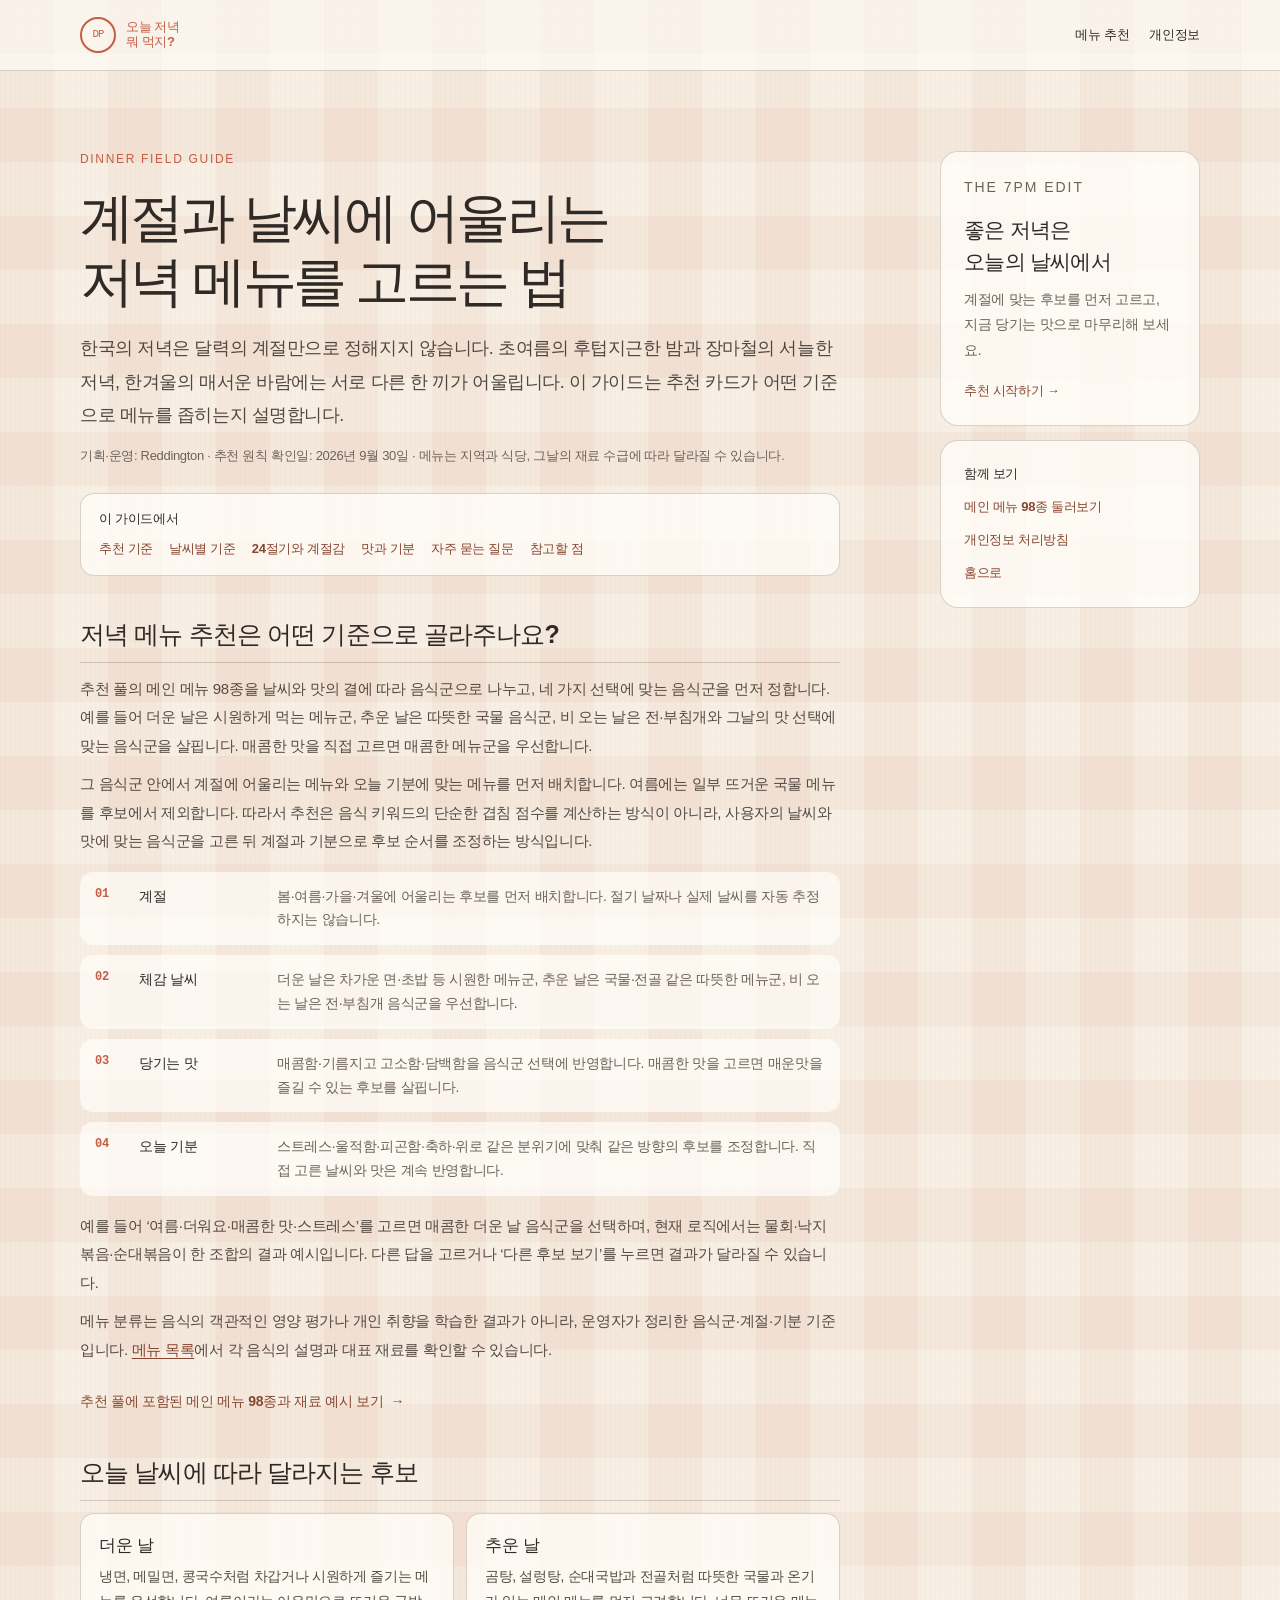
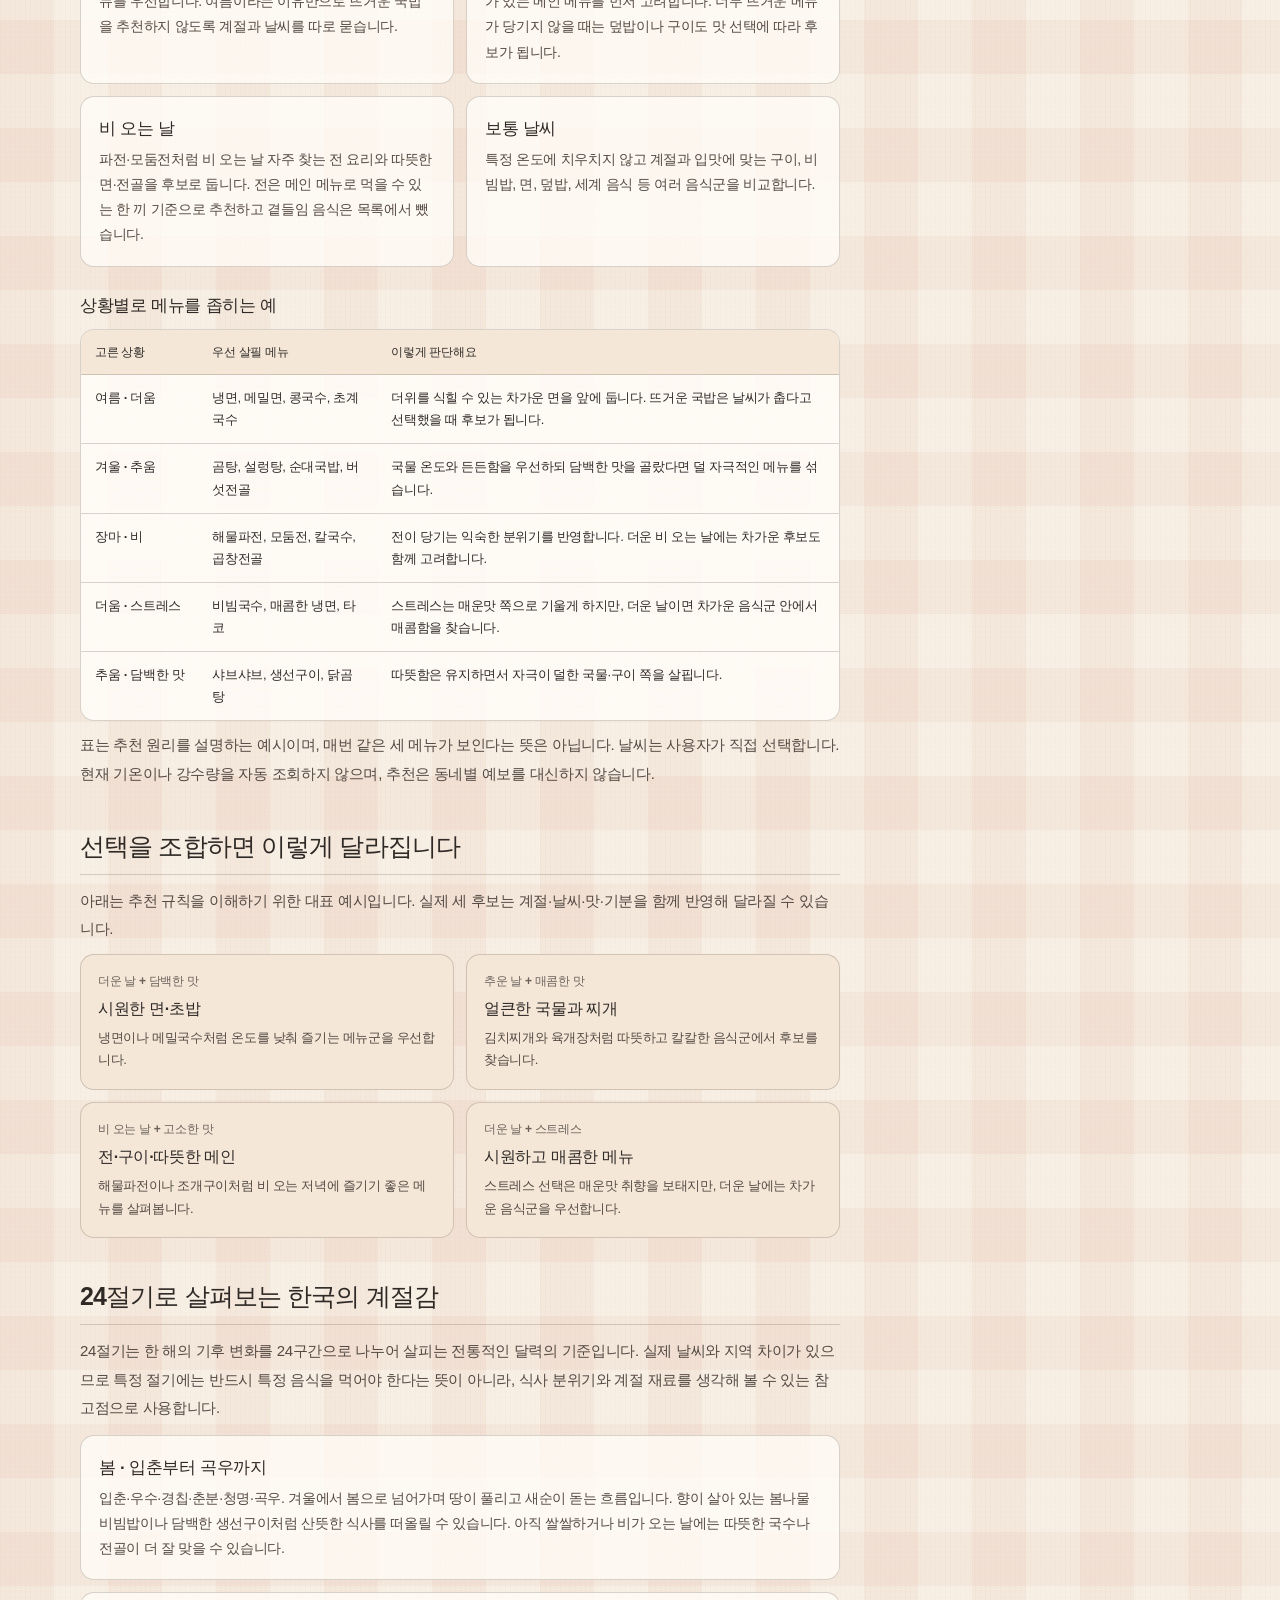
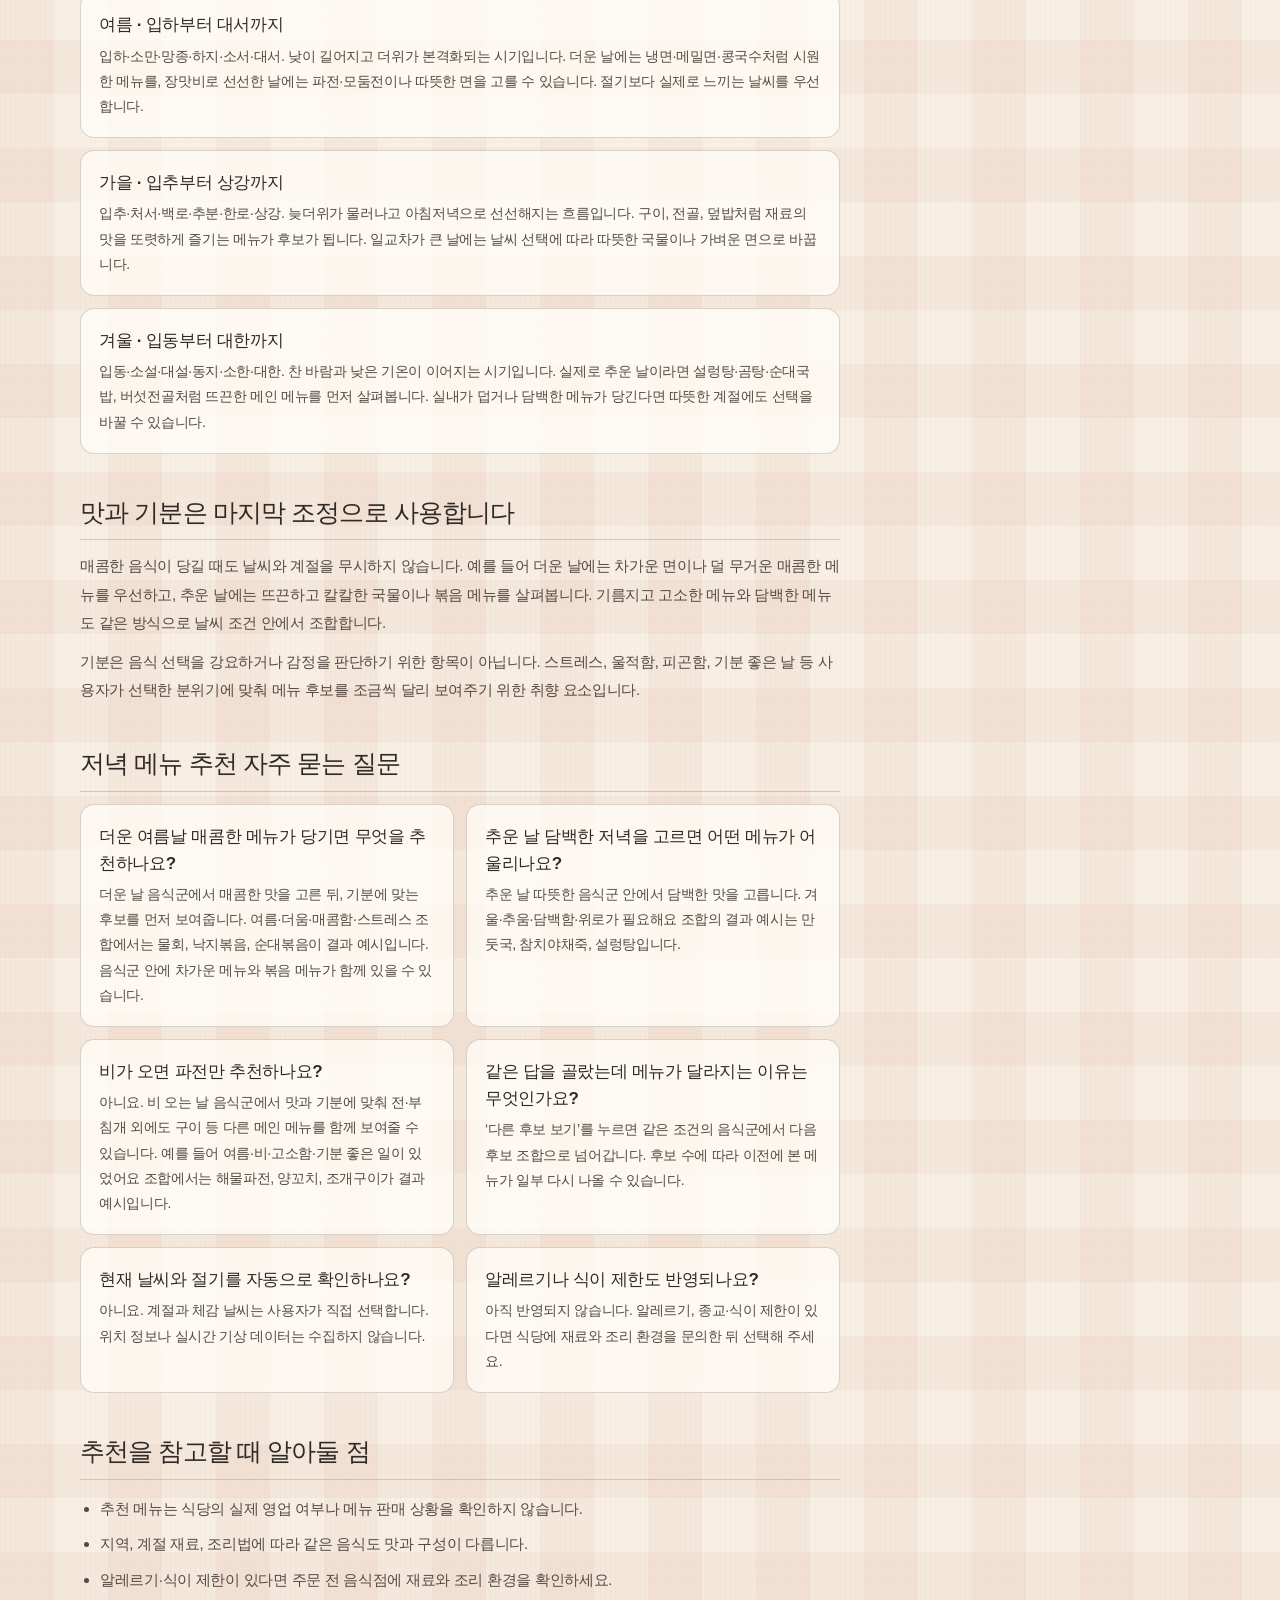
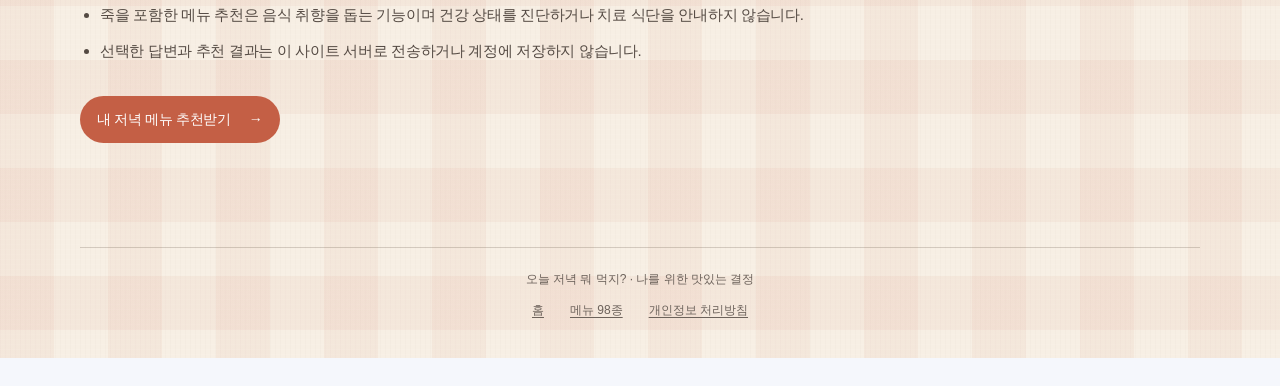
<file: public/guide.html>
<!doctype html>
<html lang="ko">
<head>
  <meta charset="utf-8">
  <meta name="viewport" content="width=device-width, initial-scale=1">
  <meta name="robots" content="index,follow,max-image-preview:large">
  <meta name="theme-color" content="#f7efe4">
  <meta name="description" content="계절과 오늘 날씨에 맞는 저녁 메뉴 추천 기준을 알아보세요. 더운 날 냉면·메밀면, 추운 날 국밥·전골처럼 맛과 기분까지 반영하는 네 단계 추천 방식과 실제 조합 예시를 설명합니다.">
  <link rel="canonical" href="https://dinnermenuweb.pages.dev/guide">
  <meta property="og:type" content="website">
  <meta property="og:site_name" content="오늘 저녁 뭐 먹지?">
  <meta property="og:locale" content="ko_KR">
  <meta property="og:title" content="계절·날씨별 저녁 메뉴 선택 가이드 | 오늘 저녁 뭐 먹지?">
  <meta property="og:description" content="계절과 오늘 날씨에 맞는 저녁 메뉴 추천 기준을 알아보세요. 더운 날 냉면·메밀면, 추운 날 국밥·전골처럼 맛과 기분까지 반영하는 네 단계 추천 방식과 실제 조합 예시를 설명합니다.">
  <meta property="og:url" content="https://dinnermenuweb.pages.dev/guide">
  <meta property="og:image" content="https://dinnermenuweb.pages.dev/dinner.jpg">
  <meta property="og:image:alt" content="오늘의 저녁 메뉴로 제안하는 김치볶음밥">
  <meta property="og:image:type" content="image/jpeg">
  <meta property="og:image:width" content="1254">
  <meta property="og:image:height" content="1254">
  <meta name="twitter:card" content="summary_large_image">
  <meta name="twitter:title" content="계절·날씨별 저녁 메뉴 선택 가이드 | 오늘 저녁 뭐 먹지?">
  <meta name="twitter:description" content="계절과 오늘 날씨에 맞는 저녁 메뉴 추천 기준을 알아보세요. 더운 날 냉면·메밀면, 추운 날 국밥·전골처럼 맛과 기분까지 반영하는 네 단계 추천 방식과 실제 조합 예시를 설명합니다.">
  <meta name="twitter:image" content="https://dinnermenuweb.pages.dev/dinner.jpg">
  <meta name="twitter:image:alt" content="오늘의 저녁 메뉴로 제안하는 김치볶음밥">
  <script type="application/ld+json">
  {
    "@context": "https://schema.org",
    "@graph": [
      {
        "@type": "WebPage",
        "@id": "https://dinnermenuweb.pages.dev/guide#webpage",
        "url": "https://dinnermenuweb.pages.dev/guide",
        "name": "계절·날씨별 저녁 메뉴 선택 가이드 | 오늘 저녁 뭐 먹지?",
        "description": "계절과 오늘 날씨에 맞는 저녁 메뉴 추천 기준을 알아보세요. 더운 날 냉면·메밀면, 추운 날 국밥·전골처럼 맛과 기분까지 반영하는 네 단계 추천 방식과 실제 조합 예시를 설명합니다.",
        "inLanguage": "ko-KR",
        "isPartOf": { "@id": "https://dinnermenuweb.pages.dev/#website" }
      },
      {
        "@type": "BreadcrumbList",
        "itemListElement": [
          { "@type": "ListItem", "position": 1, "name": "홈", "item": "https://dinnermenuweb.pages.dev/" },
          { "@type": "ListItem", "position": 2, "name": "추천 가이드", "item": "https://dinnermenuweb.pages.dev/guide" }
        ]
      }
    ]
  }
  </script>
  <link rel="icon" href="favicon.png?v=7" type="image/png">
  <link rel="stylesheet" href="styles.css">
  <link rel="stylesheet" href="content.css">
  <script async src="https://pagead2.googlesyndication.com/pagead/js/adsbygoogle.js?client=ca-pub-8132579892942373" crossorigin="anonymous"></script>
  <title>계절·날씨별 저녁 메뉴 선택 가이드 | 오늘 저녁 뭐 먹지?</title>
  <!-- Google tag (gtag.js) -->
  <script async src="https://www.googletagmanager.com/gtag/js?id=G-1N9RBMLHLY"></script>
  <script>
    window.dataLayer = window.dataLayer || [];
    function gtag(){dataLayer.push(arguments);}
    gtag('js', new Date());
    gtag('config', 'G-1N9RBMLHLY');
  </script>
  <!-- Microsoft Clarity -->
  <script type="text/javascript">
    (function(c,l,a,r,i,t,y){
        c[a]=c[a]||function(){(c[a].q=c[a].q||[]).push(arguments)};
        t=l.createElement(r);t.async=1;t.src="https://www.clarity.ms/tag/"+i;
        y=l.getElementsByTagName(r)[0];y.parentNode.insertBefore(t,y);
    })(window, document, "clarity", "script", "yq8bc9qlfb");
  </script>
</head>
<body class="content-page">
  <header class="content-header"><div class="content-wrap"><nav class="brand-row" aria-label="사이트 메뉴"><a class="brand" href="./"><span class="brand-mark" aria-hidden="true">DP</span><span class="brand-copy">오늘 저녁<br>뭐 먹지?</span></a><div class="brand-actions"><a class="header-link" href="./#quiz">메뉴 추천</a><a class="header-link" href="privacy.html">개인정보</a></div></nav></div></header>
  <main class="content-wrap article-layout">
    <article>
      <p class="eyebrow">DINNER FIELD GUIDE</p>
      <h1>계절과 날씨에 어울리는<br>저녁 메뉴를 고르는 법</h1>
      <p class="article-lede">한국의 저녁은 달력의 계절만으로 정해지지 않습니다. 초여름의 후텁지근한 밤과 장마철의 서늘한 저녁, 한겨울의 매서운 바람에는 서로 다른 한 끼가 어울립니다. 이 가이드는 추천 카드가 어떤 기준으로 메뉴를 좁히는지 설명합니다.</p>
      <p class="updated-note">기획·운영: Reddington · 추천 원칙 확인일: 2026년 9월 30일 · 메뉴는 지역과 식당, 그날의 재료 수급에 따라 달라질 수 있습니다.</p>
      <nav class="article-toc" aria-label="이 페이지의 목차"><strong>이 가이드에서</strong><a href="#method">추천 기준</a><a href="#weather">날씨별 기준</a><a href="#seasons">24절기와 계절감</a><a href="#taste-mood">맛과 기분</a><a href="#faq">자주 묻는 질문</a><a href="#limits">참고할 점</a></nav>

      <section id="method" class="article-section"><h2>저녁 메뉴 추천은 어떤 기준으로 골라주나요?</h2><p>추천 풀의 메인 메뉴 98종을 날씨와 맛의 결에 따라 음식군으로 나누고, 네 가지 선택에 맞는 음식군을 먼저 정합니다. 예를 들어 더운 날은 시원하게 먹는 메뉴군, 추운 날은 따뜻한 국물 음식군, 비 오는 날은 전·부침개와 그날의 맛 선택에 맞는 음식군을 살핍니다. 매콤한 맛을 직접 고르면 매콤한 메뉴군을 우선합니다.</p><p>그 음식군 안에서 계절에 어울리는 메뉴와 오늘 기분에 맞는 메뉴를 먼저 배치합니다. 여름에는 일부 뜨거운 국물 메뉴를 후보에서 제외합니다. 따라서 추천은 음식 키워드의 단순한 겹침 점수를 계산하는 방식이 아니라, 사용자의 날씨와 맛에 맞는 음식군을 고른 뒤 계절과 기분으로 후보 순서를 조정하는 방식입니다.</p><ol class="numbered-list"><li><strong>계절</strong><span>봄·여름·가을·겨울에 어울리는 후보를 먼저 배치합니다. 절기 날짜나 실제 날씨를 자동 추정하지는 않습니다.</span></li><li><strong>체감 날씨</strong><span>더운 날은 차가운 면·초밥 등 시원한 메뉴군, 추운 날은 국물·전골 같은 따뜻한 메뉴군, 비 오는 날은 전·부침개 음식군을 우선합니다.</span></li><li><strong>당기는 맛</strong><span>매콤함·기름지고 고소함·담백함을 음식군 선택에 반영합니다. 매콤한 맛을 고르면 매운맛을 즐길 수 있는 후보를 살핍니다.</span></li><li><strong>오늘 기분</strong><span>스트레스·울적함·피곤함·축하·위로 같은 분위기에 맞춰 같은 방향의 후보를 조정합니다. 직접 고른 날씨와 맛은 계속 반영합니다.</span></li></ol><p>예를 들어 ‘여름·더워요·매콤한 맛·스트레스’를 고르면 매콤한 더운 날 음식군을 선택하며, 현재 로직에서는 물회·낙지볶음·순대볶음이 한 조합의 결과 예시입니다. 다른 답을 고르거나 ‘다른 후보 보기’를 누르면 결과가 달라질 수 있습니다.</p><p>메뉴 분류는 음식의 객관적인 영양 평가나 개인 취향을 학습한 결과가 아니라, 운영자가 정리한 음식군·계절·기분 기준입니다. <a href="menu-library.html">메뉴 목록</a>에서 각 음식의 설명과 대표 재료를 확인할 수 있습니다.</p><a class="text-link" href="menu-library.html">추천 풀에 포함된 메인 메뉴 98종과 재료 예시 보기 <span aria-hidden="true">→</span></a></section>


      <section id="weather" class="article-section"><h2>오늘 날씨에 따라 달라지는 후보</h2><div class="guide-grid"><article><h3>더운 날</h3><p>냉면, 메밀면, 콩국수처럼 차갑거나 시원하게 즐기는 메뉴를 우선합니다. 여름이라는 이유만으로 뜨거운 국밥을 추천하지 않도록 계절과 날씨를 따로 묻습니다.</p></article><article><h3>추운 날</h3><p>곰탕, 설렁탕, 순대국밥과 전골처럼 따뜻한 국물과 온기가 있는 메인 메뉴를 먼저 고려합니다. 너무 뜨거운 메뉴가 당기지 않을 때는 덮밥이나 구이도 맛 선택에 따라 후보가 됩니다.</p></article><article><h3>비 오는 날</h3><p>파전·모둠전처럼 비 오는 날 자주 찾는 전 요리와 따뜻한 면·전골을 후보로 둡니다. 전은 메인 메뉴로 먹을 수 있는 한 끼 기준으로 추천하고 곁들임 음식은 목록에서 뺐습니다.</p></article><article><h3>보통 날씨</h3><p>특정 온도에 치우치지 않고 계절과 입맛에 맞는 구이, 비빔밥, 면, 덮밥, 세계 음식 등 여러 음식군을 비교합니다.</p></article></div><h3 class="subsection-title">상황별로 메뉴를 좁히는 예</h3><div class="table-scroll"><table class="decision-table"><thead><tr><th scope="col">고른 상황</th><th scope="col">우선 살필 메뉴</th><th scope="col">이렇게 판단해요</th></tr></thead><tbody><tr><th scope="row">여름 · 더움</th><td>냉면, 메밀면, 콩국수, 초계국수</td><td>더위를 식힐 수 있는 차가운 면을 앞에 둡니다. 뜨거운 국밥은 날씨가 춥다고 선택했을 때 후보가 됩니다.</td></tr><tr><th scope="row">겨울 · 추움</th><td>곰탕, 설렁탕, 순대국밥, 버섯전골</td><td>국물 온도와 든든함을 우선하되 담백한 맛을 골랐다면 덜 자극적인 메뉴를 섞습니다.</td></tr><tr><th scope="row">장마 · 비</th><td>해물파전, 모둠전, 칼국수, 곱창전골</td><td>전이 당기는 익숙한 분위기를 반영합니다. 더운 비 오는 날에는 차가운 후보도 함께 고려합니다.</td></tr><tr><th scope="row">더움 · 스트레스</th><td>비빔국수, 매콤한 냉면, 타코</td><td>스트레스는 매운맛 쪽으로 기울게 하지만, 더운 날이면 차가운 음식군 안에서 매콤함을 찾습니다.</td></tr><tr><th scope="row">추움 · 담백한 맛</th><td>샤브샤브, 생선구이, 닭곰탕</td><td>따뜻함은 유지하면서 자극이 덜한 국물·구이 쪽을 살핍니다.</td></tr></tbody></table></div><p class="source-note">표는 추천 원리를 설명하는 예시이며, 매번 같은 세 메뉴가 보인다는 뜻은 아닙니다. 날씨는 사용자가 직접 선택합니다. 현재 기온이나 강수량을 자동 조회하지 않으며, 추천은 동네별 예보를 대신하지 않습니다.</p></section>

      <section class="article-section"><h2>선택을 조합하면 이렇게 달라집니다</h2><p>아래는 추천 규칙을 이해하기 위한 대표 예시입니다. 실제 세 후보는 계절·날씨·맛·기분을 함께 반영해 달라질 수 있습니다.</p><div class="example-grid"><article><span>더운 날 + 담백한 맛</span><strong>시원한 면·초밥</strong><p>냉면이나 메밀국수처럼 온도를 낮춰 즐기는 메뉴군을 우선합니다.</p></article><article><span>추운 날 + 매콤한 맛</span><strong>얼큰한 국물과 찌개</strong><p>김치찌개와 육개장처럼 따뜻하고 칼칼한 음식군에서 후보를 찾습니다.</p></article><article><span>비 오는 날 + 고소한 맛</span><strong>전·구이·따뜻한 메인</strong><p>해물파전이나 조개구이처럼 비 오는 저녁에 즐기기 좋은 메뉴를 살펴봅니다.</p></article><article><span>더운 날 + 스트레스</span><strong>시원하고 매콤한 메뉴</strong><p>스트레스 선택은 매운맛 취향을 보태지만, 더운 날에는 차가운 음식군을 우선합니다.</p></article></div></section>

      <section id="seasons" class="article-section"><h2>24절기로 살펴보는 한국의 계절감</h2><p>24절기는 한 해의 기후 변화를 24구간으로 나누어 살피는 전통적인 달력의 기준입니다. 실제 날씨와 지역 차이가 있으므로 특정 절기에는 반드시 특정 음식을 먹어야 한다는 뜻이 아니라, 식사 분위기와 계절 재료를 생각해 볼 수 있는 참고점으로 사용합니다.</p>
        <div class="solar-season"><h3>봄 · 입춘부터 곡우까지</h3><p>입춘·우수·경칩·춘분·청명·곡우. 겨울에서 봄으로 넘어가며 땅이 풀리고 새순이 돋는 흐름입니다. 향이 살아 있는 봄나물 비빔밥이나 담백한 생선구이처럼 산뜻한 식사를 떠올릴 수 있습니다. 아직 쌀쌀하거나 비가 오는 날에는 따뜻한 국수나 전골이 더 잘 맞을 수 있습니다.</p></div>
        <div class="solar-season"><h3>여름 · 입하부터 대서까지</h3><p>입하·소만·망종·하지·소서·대서. 낮이 길어지고 더위가 본격화되는 시기입니다. 더운 날에는 냉면·메밀면·콩국수처럼 시원한 메뉴를, 장맛비로 선선한 날에는 파전·모둠전이나 따뜻한 면을 고를 수 있습니다. 절기보다 실제로 느끼는 날씨를 우선합니다.</p></div>
        <div class="solar-season"><h3>가을 · 입추부터 상강까지</h3><p>입추·처서·백로·추분·한로·상강. 늦더위가 물러나고 아침저녁으로 선선해지는 흐름입니다. 구이, 전골, 덮밥처럼 재료의 맛을 또렷하게 즐기는 메뉴가 후보가 됩니다. 일교차가 큰 날에는 날씨 선택에 따라 따뜻한 국물이나 가벼운 면으로 바꿉니다.</p></div>
        <div class="solar-season"><h3>겨울 · 입동부터 대한까지</h3><p>입동·소설·대설·동지·소한·대한. 찬 바람과 낮은 기온이 이어지는 시기입니다. 실제로 추운 날이라면 설렁탕·곰탕·순대국밥, 버섯전골처럼 뜨끈한 메인 메뉴를 먼저 살펴봅니다. 실내가 덥거나 담백한 메뉴가 당긴다면 따뜻한 계절에도 선택을 바꿀 수 있습니다.</p></div>
      </section>

      <section id="taste-mood" class="article-section"><h2>맛과 기분은 마지막 조정으로 사용합니다</h2><p>매콤한 음식이 당길 때도 날씨와 계절을 무시하지 않습니다. 예를 들어 더운 날에는 차가운 면이나 덜 무거운 매콤한 메뉴를 우선하고, 추운 날에는 뜨끈하고 칼칼한 국물이나 볶음 메뉴를 살펴봅니다. 기름지고 고소한 메뉴와 담백한 메뉴도 같은 방식으로 날씨 조건 안에서 조합합니다.</p><p>기분은 음식 선택을 강요하거나 감정을 판단하기 위한 항목이 아닙니다. 스트레스, 울적함, 피곤함, 기분 좋은 날 등 사용자가 선택한 분위기에 맞춰 메뉴 후보를 조금씩 달리 보여주기 위한 취향 요소입니다.</p></section>

      <section id="faq" class="article-section"><h2>저녁 메뉴 추천 자주 묻는 질문</h2><div class="guide-grid"><article><h3>더운 여름날 매콤한 메뉴가 당기면 무엇을 추천하나요?</h3><p>더운 날 음식군에서 매콤한 맛을 고른 뒤, 기분에 맞는 후보를 먼저 보여줍니다. 여름·더움·매콤함·스트레스 조합에서는 물회, 낙지볶음, 순대볶음이 결과 예시입니다. 음식군 안에 차가운 메뉴와 볶음 메뉴가 함께 있을 수 있습니다.</p></article><article><h3>추운 날 담백한 저녁을 고르면 어떤 메뉴가 어울리나요?</h3><p>추운 날 따뜻한 음식군 안에서 담백한 맛을 고릅니다. 겨울·추움·담백함·위로가 필요해요 조합의 결과 예시는 만둣국, 참치야채죽, 설렁탕입니다.</p></article><article><h3>비가 오면 파전만 추천하나요?</h3><p>아니요. 비 오는 날 음식군에서 맛과 기분에 맞춰 전·부침개 외에도 구이 등 다른 메인 메뉴를 함께 보여줄 수 있습니다. 예를 들어 여름·비·고소함·기분 좋은 일이 있었어요 조합에서는 해물파전, 양꼬치, 조개구이가 결과 예시입니다.</p></article><article><h3>같은 답을 골랐는데 메뉴가 달라지는 이유는 무엇인가요?</h3><p>‘다른 후보 보기’를 누르면 같은 조건의 음식군에서 다음 후보 조합으로 넘어갑니다. 후보 수에 따라 이전에 본 메뉴가 일부 다시 나올 수 있습니다.</p></article><article><h3>현재 날씨와 절기를 자동으로 확인하나요?</h3><p>아니요. 계절과 체감 날씨는 사용자가 직접 선택합니다. 위치 정보나 실시간 기상 데이터는 수집하지 않습니다.</p></article><article><h3>알레르기나 식이 제한도 반영되나요?</h3><p>아직 반영되지 않습니다. 알레르기, 종교·식이 제한이 있다면 식당에 재료와 조리 환경을 문의한 뒤 선택해 주세요.</p></article></div></section>

      <section id="limits" class="article-section"><h2>추천을 참고할 때 알아둘 점</h2><ul class="plain-list"><li>추천 메뉴는 식당의 실제 영업 여부나 메뉴 판매 상황을 확인하지 않습니다.</li><li>지역, 계절 재료, 조리법에 따라 같은 음식도 맛과 구성이 다릅니다.</li><li>알레르기·식이 제한이 있다면 주문 전 음식점에 재료와 조리 환경을 확인하세요.</li><li>죽을 포함한 메뉴 추천은 음식 취향을 돕는 기능이며 건강 상태를 진단하거나 치료 식단을 안내하지 않습니다.</li><li>선택한 답변과 추천 결과는 이 사이트 서버로 전송하거나 계정에 저장하지 않습니다.</li></ul><a class="article-cta" href="./#quiz">내 저녁 메뉴 추천받기 <span aria-hidden="true">→</span></a></section>
    </article>
    <aside class="article-aside"><div><p class="eyebrow">THE 7PM EDIT</p><h2>좋은 저녁은<br>오늘의 날씨에서</h2><p>계절에 맞는 후보를 먼저 고르고, 지금 당기는 맛으로 마무리해 보세요.</p><a href="./#quiz">추천 시작하기 →</a></div><div class="aside-links"><strong>함께 보기</strong><a href="menu-library.html">메인 메뉴 98종 둘러보기</a><a href="privacy.html">개인정보 처리방침</a><a href="./">홈으로</a></div></aside>
  </main>
  <footer class="content-footer content-wrap"><span>오늘 저녁 뭐 먹지? · 나를 위한 맛있는 결정</span><nav aria-label="하단 메뉴"><a href="./">홈</a><a href="menu-library.html">메뉴 98종</a><a href="privacy.html">개인정보 처리방침</a></nav></footer>
</body>
</html>
</file>
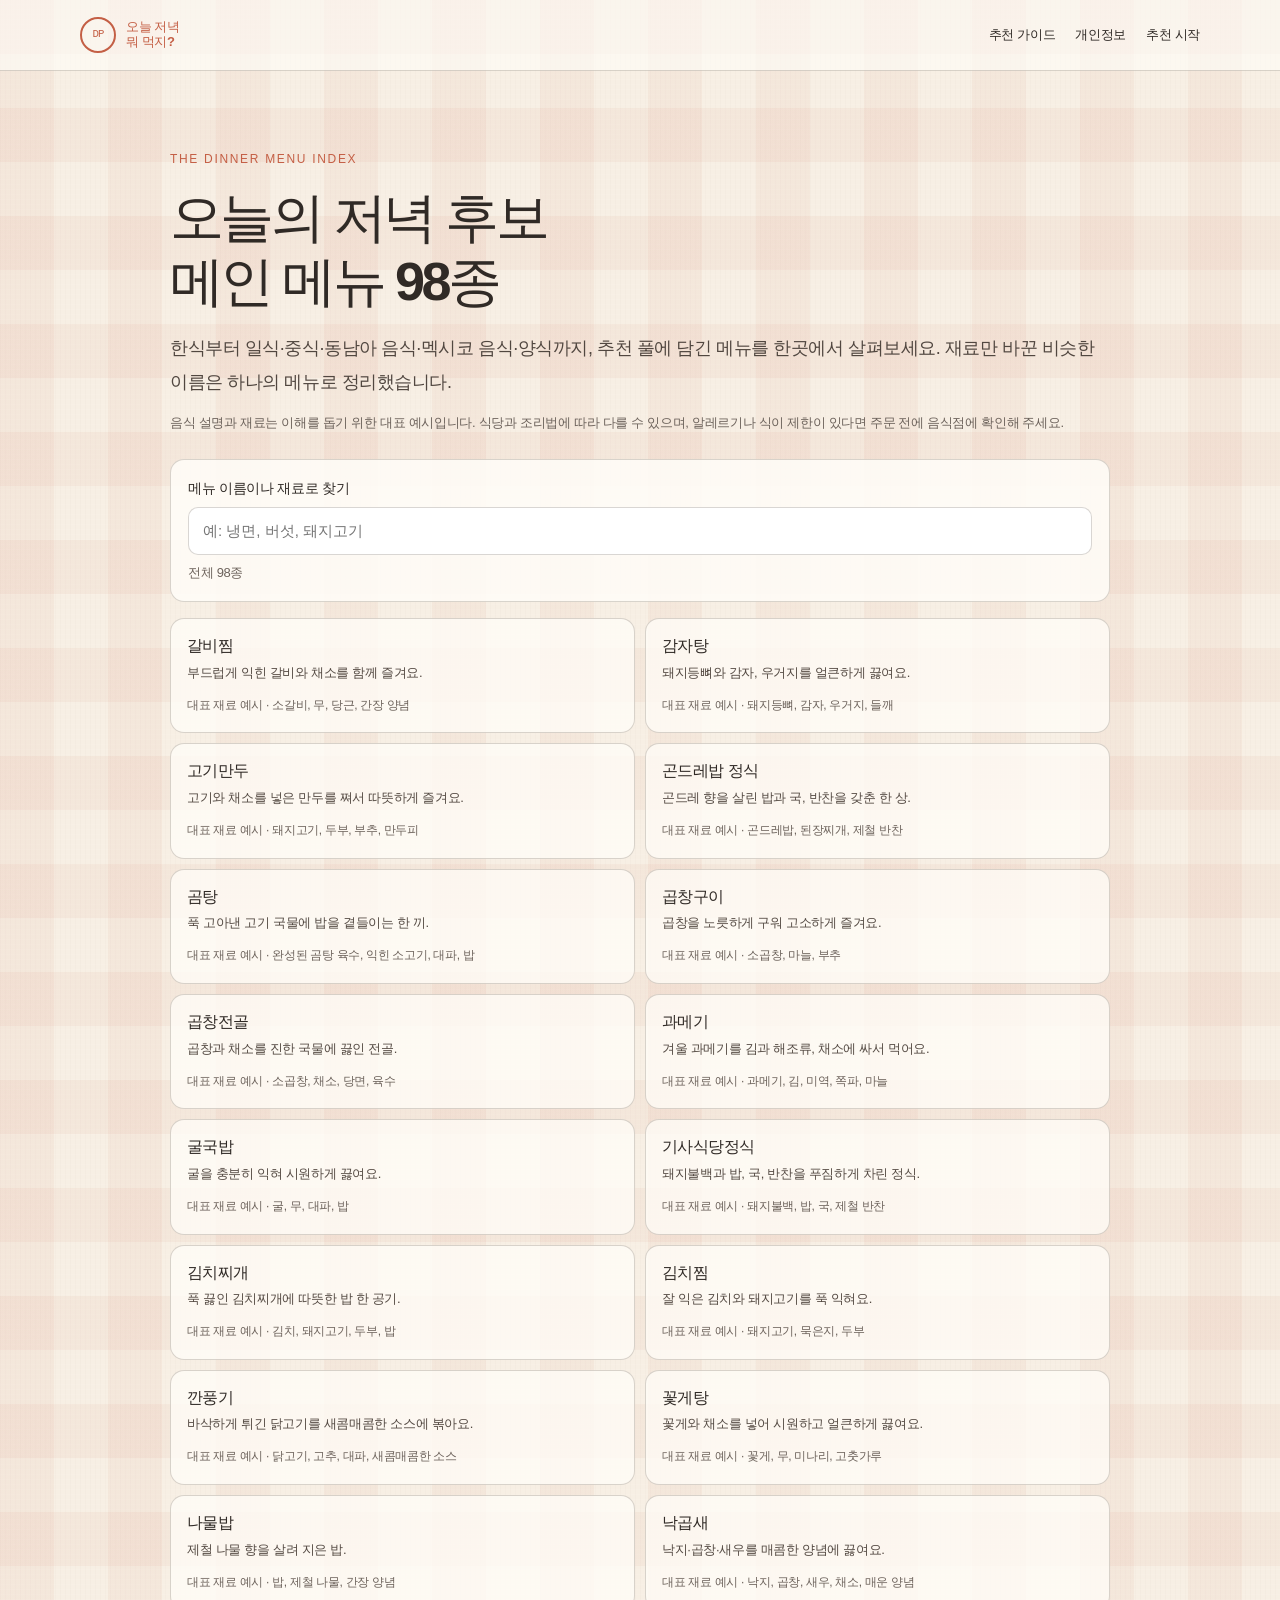
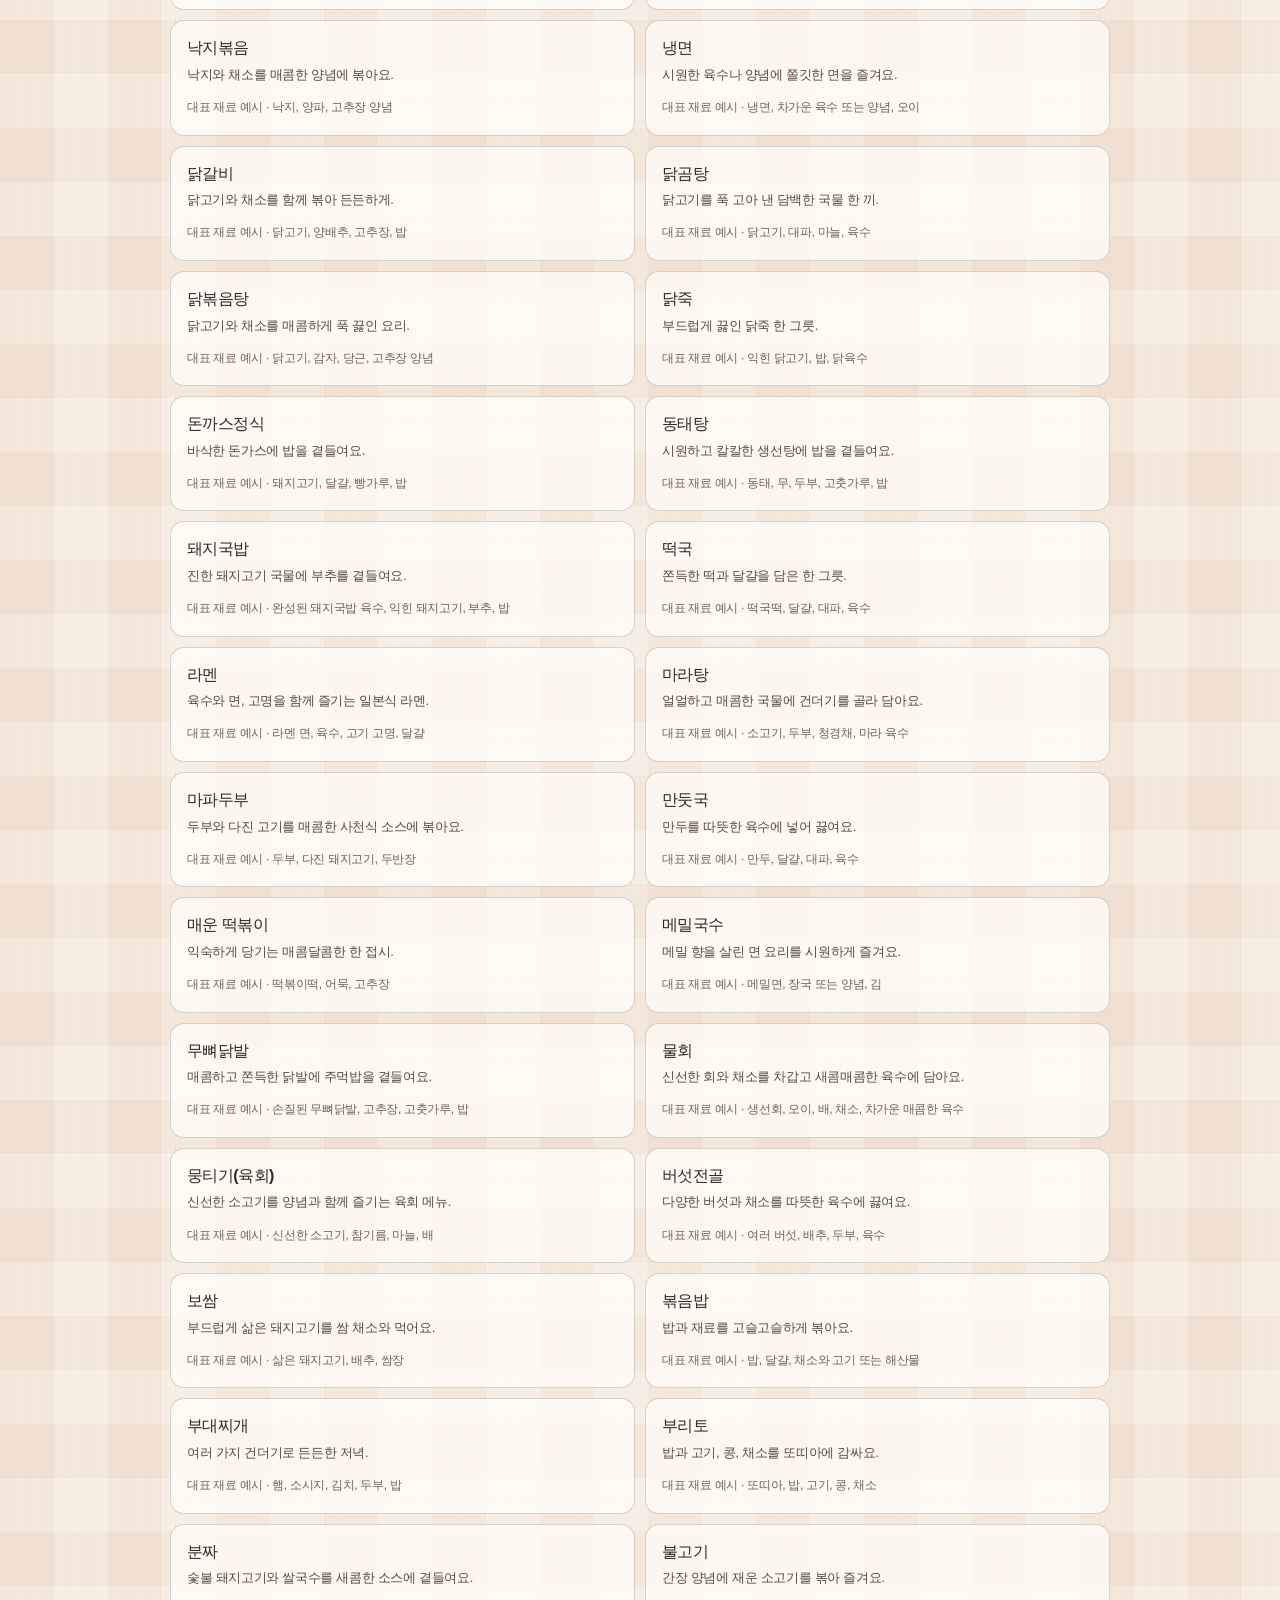
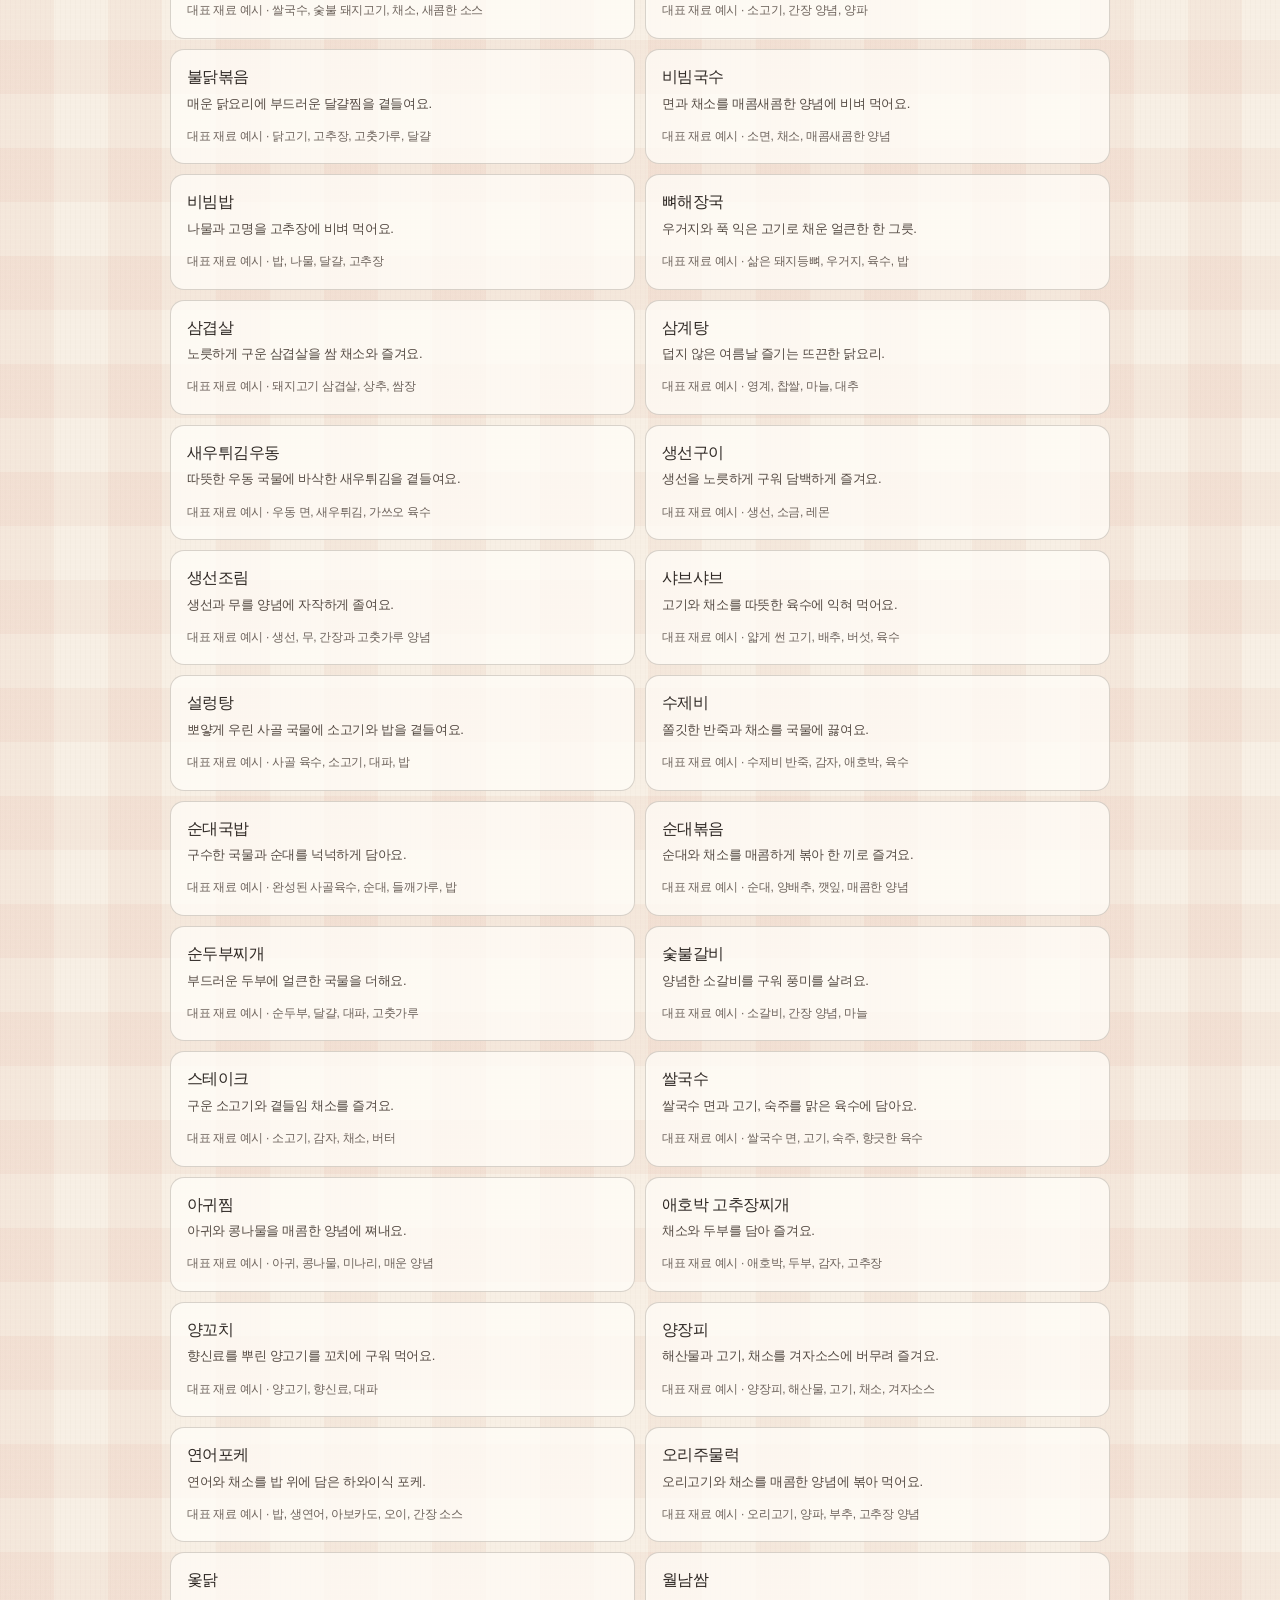
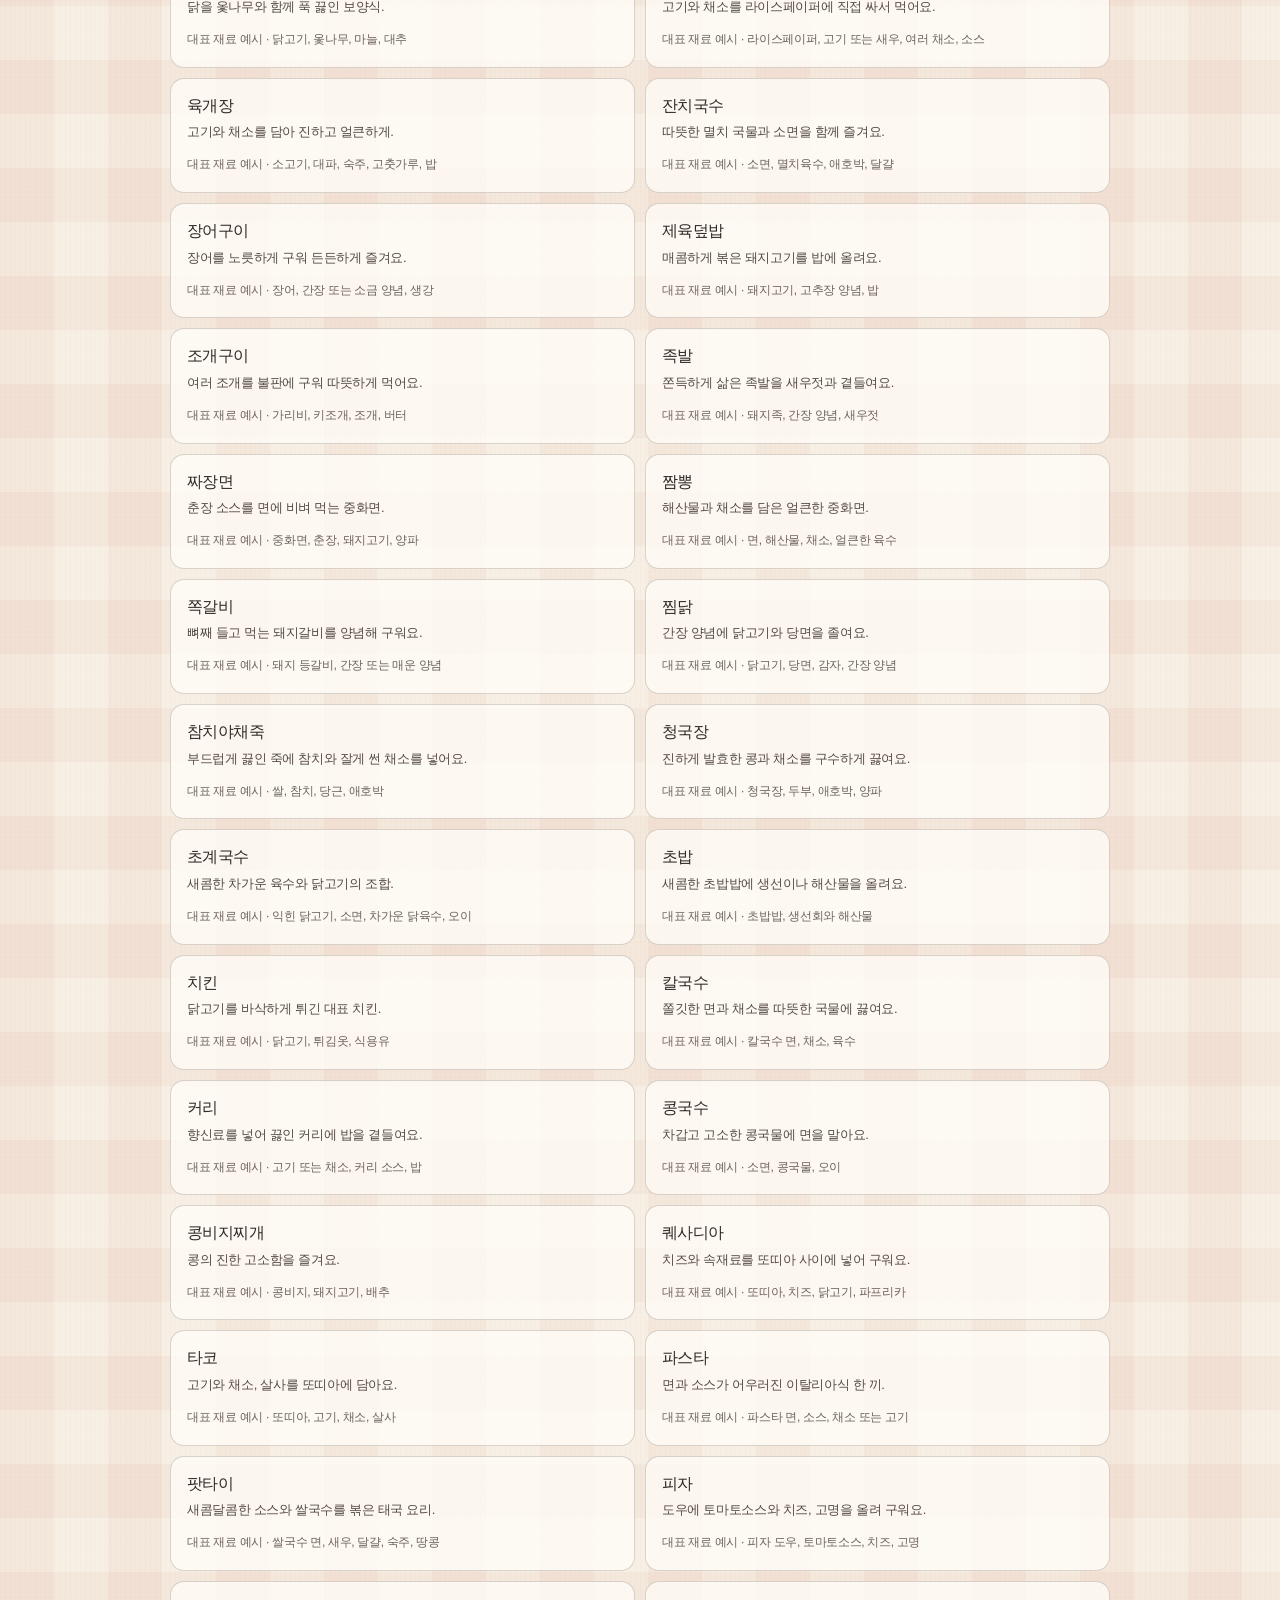
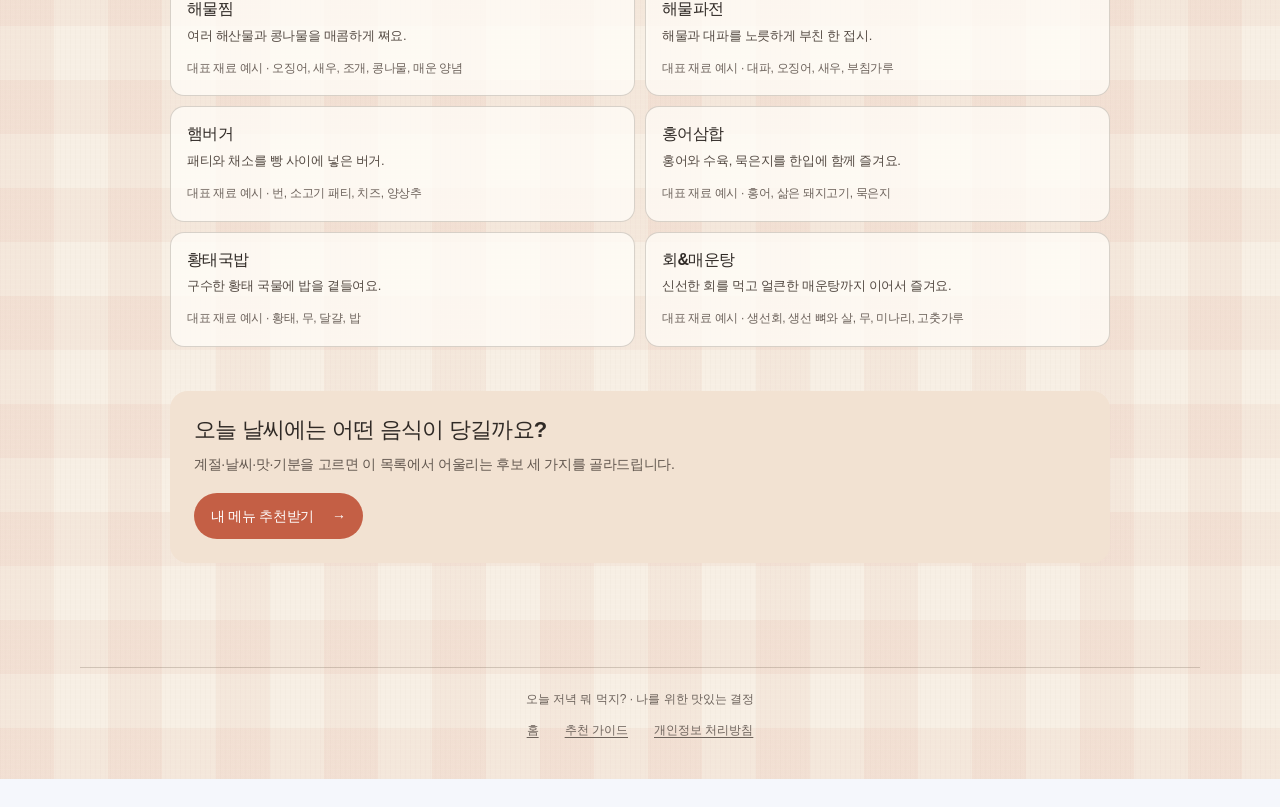
<file: public/menu-library.html>
<!doctype html><html lang="ko"><head><meta charset="utf-8"><meta name="viewport" content="width=device-width, initial-scale=1">
  <meta name="robots" content="index,follow,max-image-preview:large"><meta name="theme-color" content="#f7efe4"><meta name="description" content="저녁 메뉴 추천에 사용하는 메인 음식 98종을 찾아보세요. 한식·일식·중식·세계 음식의 메뉴 설명과 대표 재료를 검색하고, 계절·날씨·당기는 맛에 어울리는 음식의 특징을 확인할 수 있습니다."><link rel="canonical" href="https://dinnermenuweb.pages.dev/menu-library">
  <meta property="og:type" content="website">
  <meta property="og:site_name" content="오늘 저녁 뭐 먹지?">
  <meta property="og:locale" content="ko_KR">
  <meta property="og:title" content="저녁 메뉴 98종 목록·재료 찾기 | 오늘 저녁 뭐 먹지?">
  <meta property="og:description" content="저녁 메뉴 추천에 사용하는 메인 음식 98종을 찾아보세요. 한식·일식·중식·세계 음식의 메뉴 설명과 대표 재료를 검색하고, 계절·날씨·당기는 맛에 어울리는 음식의 특징을 확인할 수 있습니다.">
  <meta property="og:url" content="https://dinnermenuweb.pages.dev/menu-library">
  <meta property="og:image" content="https://dinnermenuweb.pages.dev/dinner.jpg">
  <meta property="og:image:alt" content="오늘의 저녁 메뉴로 제안하는 김치볶음밥">
  <meta property="og:image:type" content="image/jpeg">
  <meta property="og:image:width" content="1254">
  <meta property="og:image:height" content="1254">
  <meta name="twitter:card" content="summary_large_image">
  <meta name="twitter:title" content="저녁 메뉴 98종 목록·재료 찾기 | 오늘 저녁 뭐 먹지?">
  <meta name="twitter:description" content="저녁 메뉴 추천에 사용하는 메인 음식 98종을 찾아보세요. 한식·일식·중식·세계 음식의 메뉴 설명과 대표 재료를 검색하고, 계절·날씨·당기는 맛에 어울리는 음식의 특징을 확인할 수 있습니다.">
  <meta name="twitter:image" content="https://dinnermenuweb.pages.dev/dinner.jpg">
  <meta name="twitter:image:alt" content="오늘의 저녁 메뉴로 제안하는 김치볶음밥">
  <script type="application/ld+json">
  {
    "@context": "https://schema.org",
    "@graph": [
      {
        "@type": "WebPage",
        "@id": "https://dinnermenuweb.pages.dev/menu-library#webpage",
        "url": "https://dinnermenuweb.pages.dev/menu-library",
        "name": "저녁 메뉴 98종 목록·재료 찾기 | 오늘 저녁 뭐 먹지?",
        "description": "저녁 메뉴 추천에 사용하는 메인 음식 98종을 찾아보세요. 한식·일식·중식·세계 음식의 메뉴 설명과 대표 재료를 검색하고, 계절·날씨·당기는 맛에 어울리는 음식의 특징을 확인할 수 있습니다.",
        "inLanguage": "ko-KR",
        "isPartOf": { "@id": "https://dinnermenuweb.pages.dev/#website" }
      },
      {
        "@type": "BreadcrumbList",
        "itemListElement": [
          { "@type": "ListItem", "position": 1, "name": "홈", "item": "https://dinnermenuweb.pages.dev/" },
          { "@type": "ListItem", "position": 2, "name": "메뉴 98종", "item": "https://dinnermenuweb.pages.dev/menu-library" }
        ]
      }
    ]
  }
  </script><link rel="icon" href="favicon.png?v=7" type="image/png"><link rel="stylesheet" href="styles.css"><link rel="stylesheet" href="content.css"><script src="menu-library.js" defer></script><title>저녁 메뉴 98종 목록·재료 찾기 | 오늘 저녁 뭐 먹지?</title>  <!-- Google tag (gtag.js) -->
  <script async src="https://www.googletagmanager.com/gtag/js?id=G-1N9RBMLHLY"></script>
  <script>
    window.dataLayer = window.dataLayer || [];
    function gtag(){dataLayer.push(arguments);}
    gtag('js', new Date());
    gtag('config', 'G-1N9RBMLHLY');
  </script>
  <!-- Microsoft Clarity -->
  <script type="text/javascript">
    (function(c,l,a,r,i,t,y){
        c[a]=c[a]||function(){(c[a].q=c[a].q||[]).push(arguments)};
        t=l.createElement(r);t.async=1;t.src="https://www.clarity.ms/tag/"+i;
        y=l.getElementsByTagName(r)[0];y.parentNode.insertBefore(t,y);
    })(window, document, "clarity", "script", "yq8bc9qlfb");
  </script>
</head><body class="content-page"><header class="content-header"><div class="content-wrap"><nav class="brand-row" aria-label="사이트 메뉴"><a class="brand" href="./"><span class="brand-mark" aria-hidden="true">DP</span><span class="brand-copy">오늘 저녁<br>뭐 먹지?</span></a><div class="brand-actions"><a class="header-link" href="guide.html">추천 가이드</a><a class="header-link" href="privacy.html">개인정보</a><a class="header-link" href="./#quiz">추천 시작</a></div></nav></div></header><main class="content-wrap library-layout"><article><p class="eyebrow">THE DINNER MENU INDEX</p><h1>오늘의 저녁 후보<br>메인 메뉴 98종</h1><p class="article-lede">한식부터 일식·중식·동남아 음식·멕시코 음식·양식까지, 추천 풀에 담긴 메뉴를 한곳에서 살펴보세요. 재료만 바꾼 비슷한 이름은 하나의 메뉴로 정리했습니다.</p><p class="updated-note">음식 설명과 재료는 이해를 돕기 위한 대표 예시입니다. 식당과 조리법에 따라 다를 수 있으며, 알레르기나 식이 제한이 있다면 주문 전에 음식점에 확인해 주세요.</p><div class="menu-search"><label for="menuSearch">메뉴 이름이나 재료로 찾기</label><input id="menuSearch" type="search" placeholder="예: 냉면, 버섯, 돼지고기" autocomplete="off"><p id="menuCount" role="status" aria-live="polite">전체 98종</p></div><ul class="menu-catalog" aria-label="추천 메인 메뉴 목록"><li class="menu-entry" data-menu-entry><h2>갈비찜</h2><p>부드럽게 익힌 갈비와 채소를 함께 즐겨요.</p><span>대표 재료 예시 · 소갈비, 무, 당근, 간장 양념</span></li><li class="menu-entry" data-menu-entry><h2>감자탕</h2><p>돼지등뼈와 감자, 우거지를 얼큰하게 끓여요.</p><span>대표 재료 예시 · 돼지등뼈, 감자, 우거지, 들깨</span></li><li class="menu-entry" data-menu-entry><h2>고기만두</h2><p>고기와 채소를 넣은 만두를 쪄서 따뜻하게 즐겨요.</p><span>대표 재료 예시 · 돼지고기, 두부, 부추, 만두피</span></li><li class="menu-entry" data-menu-entry><h2>곤드레밥 정식</h2><p>곤드레 향을 살린 밥과 국, 반찬을 갖춘 한 상.</p><span>대표 재료 예시 · 곤드레밥, 된장찌개, 제철 반찬</span></li><li class="menu-entry" data-menu-entry><h2>곰탕</h2><p>푹 고아낸 고기 국물에 밥을 곁들이는 한 끼.</p><span>대표 재료 예시 · 완성된 곰탕 육수, 익힌 소고기, 대파, 밥</span></li><li class="menu-entry" data-menu-entry><h2>곱창구이</h2><p>곱창을 노릇하게 구워 고소하게 즐겨요.</p><span>대표 재료 예시 · 소곱창, 마늘, 부추</span></li><li class="menu-entry" data-menu-entry><h2>곱창전골</h2><p>곱창과 채소를 진한 국물에 끓인 전골.</p><span>대표 재료 예시 · 소곱창, 채소, 당면, 육수</span></li><li class="menu-entry" data-menu-entry><h2>과메기</h2><p>겨울 과메기를 김과 해조류, 채소에 싸서 먹어요.</p><span>대표 재료 예시 · 과메기, 김, 미역, 쪽파, 마늘</span></li><li class="menu-entry" data-menu-entry><h2>굴국밥</h2><p>굴을 충분히 익혀 시원하게 끓여요.</p><span>대표 재료 예시 · 굴, 무, 대파, 밥</span></li><li class="menu-entry" data-menu-entry><h2>기사식당정식</h2><p>돼지불백과 밥, 국, 반찬을 푸짐하게 차린 정식.</p><span>대표 재료 예시 · 돼지불백, 밥, 국, 제철 반찬</span></li><li class="menu-entry" data-menu-entry><h2>김치찌개</h2><p>푹 끓인 김치찌개에 따뜻한 밥 한 공기.</p><span>대표 재료 예시 · 김치, 돼지고기, 두부, 밥</span></li><li class="menu-entry" data-menu-entry><h2>김치찜</h2><p>잘 익은 김치와 돼지고기를 푹 익혀요.</p><span>대표 재료 예시 · 돼지고기, 묵은지, 두부</span></li><li class="menu-entry" data-menu-entry><h2>깐풍기</h2><p>바삭하게 튀긴 닭고기를 새콤매콤한 소스에 볶아요.</p><span>대표 재료 예시 · 닭고기, 고추, 대파, 새콤매콤한 소스</span></li><li class="menu-entry" data-menu-entry><h2>꽃게탕</h2><p>꽃게와 채소를 넣어 시원하고 얼큰하게 끓여요.</p><span>대표 재료 예시 · 꽃게, 무, 미나리, 고춧가루</span></li><li class="menu-entry" data-menu-entry><h2>나물밥</h2><p>제철 나물 향을 살려 지은 밥.</p><span>대표 재료 예시 · 밥, 제철 나물, 간장 양념</span></li><li class="menu-entry" data-menu-entry><h2>낙곱새</h2><p>낙지·곱창·새우를 매콤한 양념에 끓여요.</p><span>대표 재료 예시 · 낙지, 곱창, 새우, 채소, 매운 양념</span></li><li class="menu-entry" data-menu-entry><h2>낙지볶음</h2><p>낙지와 채소를 매콤한 양념에 볶아요.</p><span>대표 재료 예시 · 낙지, 양파, 고추장 양념</span></li><li class="menu-entry" data-menu-entry><h2>냉면</h2><p>시원한 육수나 양념에 쫄깃한 면을 즐겨요.</p><span>대표 재료 예시 · 냉면, 차가운 육수 또는 양념, 오이</span></li><li class="menu-entry" data-menu-entry><h2>닭갈비</h2><p>닭고기와 채소를 함께 볶아 든든하게.</p><span>대표 재료 예시 · 닭고기, 양배추, 고추장, 밥</span></li><li class="menu-entry" data-menu-entry><h2>닭곰탕</h2><p>닭고기를 푹 고아 낸 담백한 국물 한 끼.</p><span>대표 재료 예시 · 닭고기, 대파, 마늘, 육수</span></li><li class="menu-entry" data-menu-entry><h2>닭볶음탕</h2><p>닭고기와 채소를 매콤하게 푹 끓인 요리.</p><span>대표 재료 예시 · 닭고기, 감자, 당근, 고추장 양념</span></li><li class="menu-entry" data-menu-entry><h2>닭죽</h2><p>부드럽게 끓인 닭죽 한 그릇.</p><span>대표 재료 예시 · 익힌 닭고기, 밥, 닭육수</span></li><li class="menu-entry" data-menu-entry><h2>돈까스정식</h2><p>바삭한 돈가스에 밥을 곁들여요.</p><span>대표 재료 예시 · 돼지고기, 달걀, 빵가루, 밥</span></li><li class="menu-entry" data-menu-entry><h2>동태탕</h2><p>시원하고 칼칼한 생선탕에 밥을 곁들여요.</p><span>대표 재료 예시 · 동태, 무, 두부, 고춧가루, 밥</span></li><li class="menu-entry" data-menu-entry><h2>돼지국밥</h2><p>진한 돼지고기 국물에 부추를 곁들여요.</p><span>대표 재료 예시 · 완성된 돼지국밥 육수, 익힌 돼지고기, 부추, 밥</span></li><li class="menu-entry" data-menu-entry><h2>떡국</h2><p>쫀득한 떡과 달걀을 담은 한 그릇.</p><span>대표 재료 예시 · 떡국떡, 달걀, 대파, 육수</span></li><li class="menu-entry" data-menu-entry><h2>라멘</h2><p>육수와 면, 고명을 함께 즐기는 일본식 라멘.</p><span>대표 재료 예시 · 라멘 면, 육수, 고기 고명, 달걀</span></li><li class="menu-entry" data-menu-entry><h2>마라탕</h2><p>얼얼하고 매콤한 국물에 건더기를 골라 담아요.</p><span>대표 재료 예시 · 소고기, 두부, 청경채, 마라 육수</span></li><li class="menu-entry" data-menu-entry><h2>마파두부</h2><p>두부와 다진 고기를 매콤한 사천식 소스에 볶아요.</p><span>대표 재료 예시 · 두부, 다진 돼지고기, 두반장</span></li><li class="menu-entry" data-menu-entry><h2>만둣국</h2><p>만두를 따뜻한 육수에 넣어 끓여요.</p><span>대표 재료 예시 · 만두, 달걀, 대파, 육수</span></li><li class="menu-entry" data-menu-entry><h2>매운 떡볶이</h2><p>익숙하게 당기는 매콤달콤한 한 접시.</p><span>대표 재료 예시 · 떡볶이떡, 어묵, 고추장</span></li><li class="menu-entry" data-menu-entry><h2>메밀국수</h2><p>메밀 향을 살린 면 요리를 시원하게 즐겨요.</p><span>대표 재료 예시 · 메밀면, 장국 또는 양념, 김</span></li><li class="menu-entry" data-menu-entry><h2>무뼈닭발</h2><p>매콤하고 쫀득한 닭발에 주먹밥을 곁들여요.</p><span>대표 재료 예시 · 손질된 무뼈닭발, 고추장, 고춧가루, 밥</span></li><li class="menu-entry" data-menu-entry><h2>물회</h2><p>신선한 회와 채소를 차갑고 새콤매콤한 육수에 담아요.</p><span>대표 재료 예시 · 생선회, 오이, 배, 채소, 차가운 매콤한 육수</span></li><li class="menu-entry" data-menu-entry><h2>뭉티기(육회)</h2><p>신선한 소고기를 양념과 함께 즐기는 육회 메뉴.</p><span>대표 재료 예시 · 신선한 소고기, 참기름, 마늘, 배</span></li><li class="menu-entry" data-menu-entry><h2>버섯전골</h2><p>다양한 버섯과 채소를 따뜻한 육수에 끓여요.</p><span>대표 재료 예시 · 여러 버섯, 배추, 두부, 육수</span></li><li class="menu-entry" data-menu-entry><h2>보쌈</h2><p>부드럽게 삶은 돼지고기를 쌈 채소와 먹어요.</p><span>대표 재료 예시 · 삶은 돼지고기, 배추, 쌈장</span></li><li class="menu-entry" data-menu-entry><h2>볶음밥</h2><p>밥과 재료를 고슬고슬하게 볶아요.</p><span>대표 재료 예시 · 밥, 달걀, 채소와 고기 또는 해산물</span></li><li class="menu-entry" data-menu-entry><h2>부대찌개</h2><p>여러 가지 건더기로 든든한 저녁.</p><span>대표 재료 예시 · 햄, 소시지, 김치, 두부, 밥</span></li><li class="menu-entry" data-menu-entry><h2>부리토</h2><p>밥과 고기, 콩, 채소를 또띠아에 감싸요.</p><span>대표 재료 예시 · 또띠아, 밥, 고기, 콩, 채소</span></li><li class="menu-entry" data-menu-entry><h2>분짜</h2><p>숯불 돼지고기와 쌀국수를 새콤한 소스에 곁들여요.</p><span>대표 재료 예시 · 쌀국수, 숯불 돼지고기, 채소, 새콤한 소스</span></li><li class="menu-entry" data-menu-entry><h2>불고기</h2><p>간장 양념에 재운 소고기를 볶아 즐겨요.</p><span>대표 재료 예시 · 소고기, 간장 양념, 양파</span></li><li class="menu-entry" data-menu-entry><h2>불닭볶음</h2><p>매운 닭요리에 부드러운 달걀찜을 곁들여요.</p><span>대표 재료 예시 · 닭고기, 고추장, 고춧가루, 달걀</span></li><li class="menu-entry" data-menu-entry><h2>비빔국수</h2><p>면과 채소를 매콤새콤한 양념에 비벼 먹어요.</p><span>대표 재료 예시 · 소면, 채소, 매콤새콤한 양념</span></li><li class="menu-entry" data-menu-entry><h2>비빔밥</h2><p>나물과 고명을 고추장에 비벼 먹어요.</p><span>대표 재료 예시 · 밥, 나물, 달걀, 고추장</span></li><li class="menu-entry" data-menu-entry><h2>뼈해장국</h2><p>우거지와 푹 익은 고기로 채운 얼큰한 한 그릇.</p><span>대표 재료 예시 · 삶은 돼지등뼈, 우거지, 육수, 밥</span></li><li class="menu-entry" data-menu-entry><h2>삼겹살</h2><p>노릇하게 구운 삼겹살을 쌈 채소와 즐겨요.</p><span>대표 재료 예시 · 돼지고기 삼겹살, 상추, 쌈장</span></li><li class="menu-entry" data-menu-entry><h2>삼계탕</h2><p>덥지 않은 여름날 즐기는 뜨끈한 닭요리.</p><span>대표 재료 예시 · 영계, 찹쌀, 마늘, 대추</span></li><li class="menu-entry" data-menu-entry><h2>새우튀김우동</h2><p>따뜻한 우동 국물에 바삭한 새우튀김을 곁들여요.</p><span>대표 재료 예시 · 우동 면, 새우튀김, 가쓰오 육수</span></li><li class="menu-entry" data-menu-entry><h2>생선구이</h2><p>생선을 노릇하게 구워 담백하게 즐겨요.</p><span>대표 재료 예시 · 생선, 소금, 레몬</span></li><li class="menu-entry" data-menu-entry><h2>생선조림</h2><p>생선과 무를 양념에 자작하게 졸여요.</p><span>대표 재료 예시 · 생선, 무, 간장과 고춧가루 양념</span></li><li class="menu-entry" data-menu-entry><h2>샤브샤브</h2><p>고기와 채소를 따뜻한 육수에 익혀 먹어요.</p><span>대표 재료 예시 · 얇게 썬 고기, 배추, 버섯, 육수</span></li><li class="menu-entry" data-menu-entry><h2>설렁탕</h2><p>뽀얗게 우린 사골 국물에 소고기와 밥을 곁들여요.</p><span>대표 재료 예시 · 사골 육수, 소고기, 대파, 밥</span></li><li class="menu-entry" data-menu-entry><h2>수제비</h2><p>쫄깃한 반죽과 채소를 국물에 끓여요.</p><span>대표 재료 예시 · 수제비 반죽, 감자, 애호박, 육수</span></li><li class="menu-entry" data-menu-entry><h2>순대국밥</h2><p>구수한 국물과 순대를 넉넉하게 담아요.</p><span>대표 재료 예시 · 완성된 사골육수, 순대, 들깨가루, 밥</span></li><li class="menu-entry" data-menu-entry><h2>순대볶음</h2><p>순대와 채소를 매콤하게 볶아 한 끼로 즐겨요.</p><span>대표 재료 예시 · 순대, 양배추, 깻잎, 매콤한 양념</span></li><li class="menu-entry" data-menu-entry><h2>순두부찌개</h2><p>부드러운 두부에 얼큰한 국물을 더해요.</p><span>대표 재료 예시 · 순두부, 달걀, 대파, 고춧가루</span></li><li class="menu-entry" data-menu-entry><h2>숯불갈비</h2><p>양념한 소갈비를 구워 풍미를 살려요.</p><span>대표 재료 예시 · 소갈비, 간장 양념, 마늘</span></li><li class="menu-entry" data-menu-entry><h2>스테이크</h2><p>구운 소고기와 곁들임 채소를 즐겨요.</p><span>대표 재료 예시 · 소고기, 감자, 채소, 버터</span></li><li class="menu-entry" data-menu-entry><h2>쌀국수</h2><p>쌀국수 면과 고기, 숙주를 맑은 육수에 담아요.</p><span>대표 재료 예시 · 쌀국수 면, 고기, 숙주, 향긋한 육수</span></li><li class="menu-entry" data-menu-entry><h2>아귀찜</h2><p>아귀와 콩나물을 매콤한 양념에 쪄내요.</p><span>대표 재료 예시 · 아귀, 콩나물, 미나리, 매운 양념</span></li><li class="menu-entry" data-menu-entry><h2>애호박 고추장찌개</h2><p>채소와 두부를 담아 즐겨요.</p><span>대표 재료 예시 · 애호박, 두부, 감자, 고추장</span></li><li class="menu-entry" data-menu-entry><h2>양꼬치</h2><p>향신료를 뿌린 양고기를 꼬치에 구워 먹어요.</p><span>대표 재료 예시 · 양고기, 향신료, 대파</span></li><li class="menu-entry" data-menu-entry><h2>양장피</h2><p>해산물과 고기, 채소를 겨자소스에 버무려 즐겨요.</p><span>대표 재료 예시 · 양장피, 해산물, 고기, 채소, 겨자소스</span></li><li class="menu-entry" data-menu-entry><h2>연어포케</h2><p>연어와 채소를 밥 위에 담은 하와이식 포케.</p><span>대표 재료 예시 · 밥, 생연어, 아보카도, 오이, 간장 소스</span></li><li class="menu-entry" data-menu-entry><h2>오리주물럭</h2><p>오리고기와 채소를 매콤한 양념에 볶아 먹어요.</p><span>대표 재료 예시 · 오리고기, 양파, 부추, 고추장 양념</span></li><li class="menu-entry" data-menu-entry><h2>옻닭</h2><p>닭을 옻나무와 함께 푹 끓인 보양식.</p><span>대표 재료 예시 · 닭고기, 옻나무, 마늘, 대추</span></li><li class="menu-entry" data-menu-entry><h2>월남쌈</h2><p>고기와 채소를 라이스페이퍼에 직접 싸서 먹어요.</p><span>대표 재료 예시 · 라이스페이퍼, 고기 또는 새우, 여러 채소, 소스</span></li><li class="menu-entry" data-menu-entry><h2>육개장</h2><p>고기와 채소를 담아 진하고 얼큰하게.</p><span>대표 재료 예시 · 소고기, 대파, 숙주, 고춧가루, 밥</span></li><li class="menu-entry" data-menu-entry><h2>잔치국수</h2><p>따뜻한 멸치 국물과 소면을 함께 즐겨요.</p><span>대표 재료 예시 · 소면, 멸치육수, 애호박, 달걀</span></li><li class="menu-entry" data-menu-entry><h2>장어구이</h2><p>장어를 노릇하게 구워 든든하게 즐겨요.</p><span>대표 재료 예시 · 장어, 간장 또는 소금 양념, 생강</span></li><li class="menu-entry" data-menu-entry><h2>제육덮밥</h2><p>매콤하게 볶은 돼지고기를 밥에 올려요.</p><span>대표 재료 예시 · 돼지고기, 고추장 양념, 밥</span></li><li class="menu-entry" data-menu-entry><h2>조개구이</h2><p>여러 조개를 불판에 구워 따뜻하게 먹어요.</p><span>대표 재료 예시 · 가리비, 키조개, 조개, 버터</span></li><li class="menu-entry" data-menu-entry><h2>족발</h2><p>쫀득하게 삶은 족발을 새우젓과 곁들여요.</p><span>대표 재료 예시 · 돼지족, 간장 양념, 새우젓</span></li><li class="menu-entry" data-menu-entry><h2>짜장면</h2><p>춘장 소스를 면에 비벼 먹는 중화면.</p><span>대표 재료 예시 · 중화면, 춘장, 돼지고기, 양파</span></li><li class="menu-entry" data-menu-entry><h2>짬뽕</h2><p>해산물과 채소를 담은 얼큰한 중화면.</p><span>대표 재료 예시 · 면, 해산물, 채소, 얼큰한 육수</span></li><li class="menu-entry" data-menu-entry><h2>쪽갈비</h2><p>뼈째 들고 먹는 돼지갈비를 양념해 구워요.</p><span>대표 재료 예시 · 돼지 등갈비, 간장 또는 매운 양념</span></li><li class="menu-entry" data-menu-entry><h2>찜닭</h2><p>간장 양념에 닭고기와 당면을 졸여요.</p><span>대표 재료 예시 · 닭고기, 당면, 감자, 간장 양념</span></li><li class="menu-entry" data-menu-entry><h2>참치야채죽</h2><p>부드럽게 끓인 죽에 참치와 잘게 썬 채소를 넣어요.</p><span>대표 재료 예시 · 쌀, 참치, 당근, 애호박</span></li><li class="menu-entry" data-menu-entry><h2>청국장</h2><p>진하게 발효한 콩과 채소를 구수하게 끓여요.</p><span>대표 재료 예시 · 청국장, 두부, 애호박, 양파</span></li><li class="menu-entry" data-menu-entry><h2>초계국수</h2><p>새콤한 차가운 육수와 닭고기의 조합.</p><span>대표 재료 예시 · 익힌 닭고기, 소면, 차가운 닭육수, 오이</span></li><li class="menu-entry" data-menu-entry><h2>초밥</h2><p>새콤한 초밥밥에 생선이나 해산물을 올려요.</p><span>대표 재료 예시 · 초밥밥, 생선회와 해산물</span></li><li class="menu-entry" data-menu-entry><h2>치킨</h2><p>닭고기를 바삭하게 튀긴 대표 치킨.</p><span>대표 재료 예시 · 닭고기, 튀김옷, 식용유</span></li><li class="menu-entry" data-menu-entry><h2>칼국수</h2><p>쫄깃한 면과 채소를 따뜻한 국물에 끓여요.</p><span>대표 재료 예시 · 칼국수 면, 채소, 육수</span></li><li class="menu-entry" data-menu-entry><h2>커리</h2><p>향신료를 넣어 끓인 커리에 밥을 곁들여요.</p><span>대표 재료 예시 · 고기 또는 채소, 커리 소스, 밥</span></li><li class="menu-entry" data-menu-entry><h2>콩국수</h2><p>차갑고 고소한 콩국물에 면을 말아요.</p><span>대표 재료 예시 · 소면, 콩국물, 오이</span></li><li class="menu-entry" data-menu-entry><h2>콩비지찌개</h2><p>콩의 진한 고소함을 즐겨요.</p><span>대표 재료 예시 · 콩비지, 돼지고기, 배추</span></li><li class="menu-entry" data-menu-entry><h2>퀘사디아</h2><p>치즈와 속재료를 또띠아 사이에 넣어 구워요.</p><span>대표 재료 예시 · 또띠아, 치즈, 닭고기, 파프리카</span></li><li class="menu-entry" data-menu-entry><h2>타코</h2><p>고기와 채소, 살사를 또띠아에 담아요.</p><span>대표 재료 예시 · 또띠아, 고기, 채소, 살사</span></li><li class="menu-entry" data-menu-entry><h2>파스타</h2><p>면과 소스가 어우러진 이탈리아식 한 끼.</p><span>대표 재료 예시 · 파스타 면, 소스, 채소 또는 고기</span></li><li class="menu-entry" data-menu-entry><h2>팟타이</h2><p>새콤달콤한 소스와 쌀국수를 볶은 태국 요리.</p><span>대표 재료 예시 · 쌀국수 면, 새우, 달걀, 숙주, 땅콩</span></li><li class="menu-entry" data-menu-entry><h2>피자</h2><p>도우에 토마토소스와 치즈, 고명을 올려 구워요.</p><span>대표 재료 예시 · 피자 도우, 토마토소스, 치즈, 고명</span></li><li class="menu-entry" data-menu-entry><h2>해물찜</h2><p>여러 해산물과 콩나물을 매콤하게 쪄요.</p><span>대표 재료 예시 · 오징어, 새우, 조개, 콩나물, 매운 양념</span></li><li class="menu-entry" data-menu-entry><h2>해물파전</h2><p>해물과 대파를 노릇하게 부친 한 접시.</p><span>대표 재료 예시 · 대파, 오징어, 새우, 부침가루</span></li><li class="menu-entry" data-menu-entry><h2>햄버거</h2><p>패티와 채소를 빵 사이에 넣은 버거.</p><span>대표 재료 예시 · 번, 소고기 패티, 치즈, 양상추</span></li><li class="menu-entry" data-menu-entry><h2>홍어삼합</h2><p>홍어와 수육, 묵은지를 한입에 함께 즐겨요.</p><span>대표 재료 예시 · 홍어, 삶은 돼지고기, 묵은지</span></li><li class="menu-entry" data-menu-entry><h2>황태국밥</h2><p>구수한 황태 국물에 밥을 곁들여요.</p><span>대표 재료 예시 · 황태, 무, 달걀, 밥</span></li><li class="menu-entry" data-menu-entry><h2>회&amp;매운탕</h2><p>신선한 회를 먹고 얼큰한 매운탕까지 이어서 즐겨요.</p><span>대표 재료 예시 · 생선회, 생선 뼈와 살, 무, 미나리, 고춧가루</span></li></ul><p id="menuEmpty" class="menu-empty" hidden>검색어와 일치하는 메뉴가 없습니다. 다른 음식 이름이나 재료로 다시 찾아보세요.</p><div class="library-cta"><h2>오늘 날씨에는 어떤 음식이 당길까요?</h2><p>계절·날씨·맛·기분을 고르면 이 목록에서 어울리는 후보 세 가지를 골라드립니다.</p><a class="article-cta" href="./#quiz">내 메뉴 추천받기 <span aria-hidden="true">→</span></a></div></article></main><footer class="content-footer content-wrap"><span>오늘 저녁 뭐 먹지? · 나를 위한 맛있는 결정</span><nav aria-label="하단 메뉴"><a href="./">홈</a><a href="guide.html">추천 가이드</a><a href="privacy.html">개인정보 처리방침</a></nav></footer></body></html>
</file>
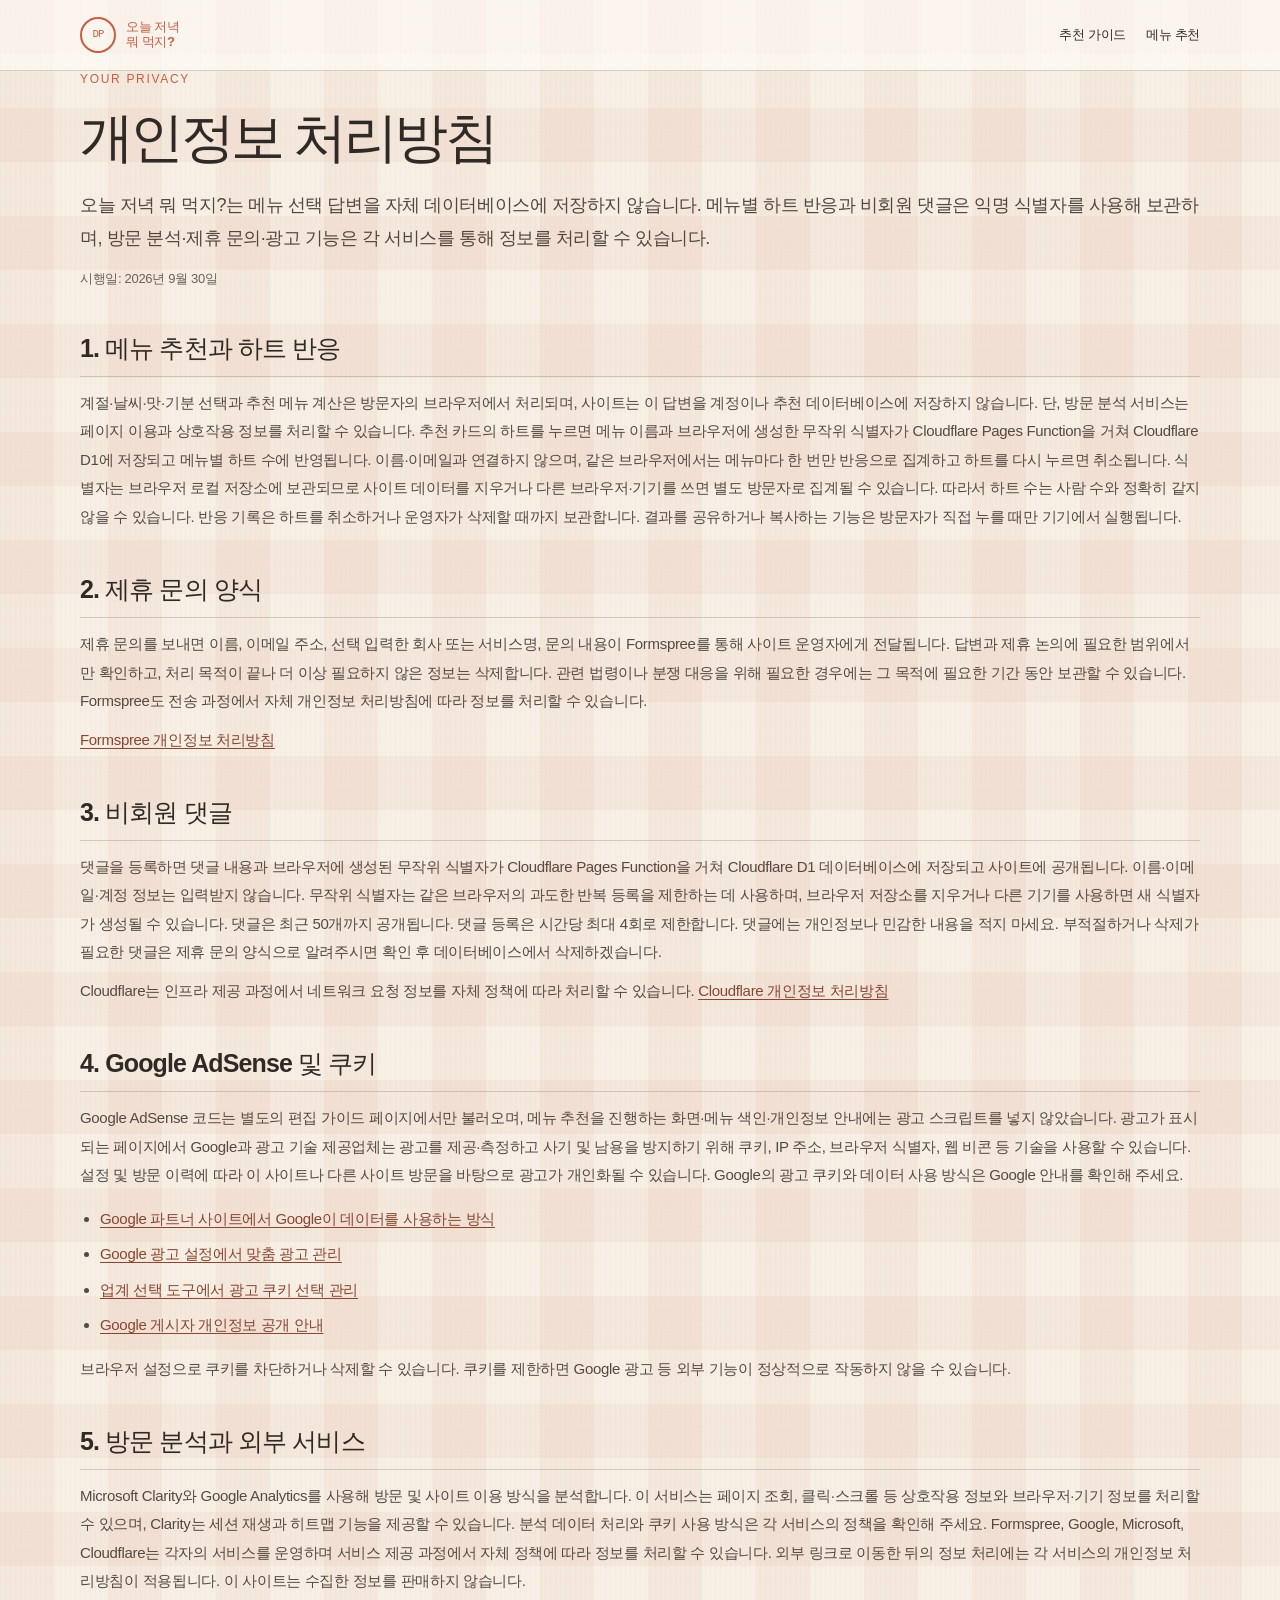
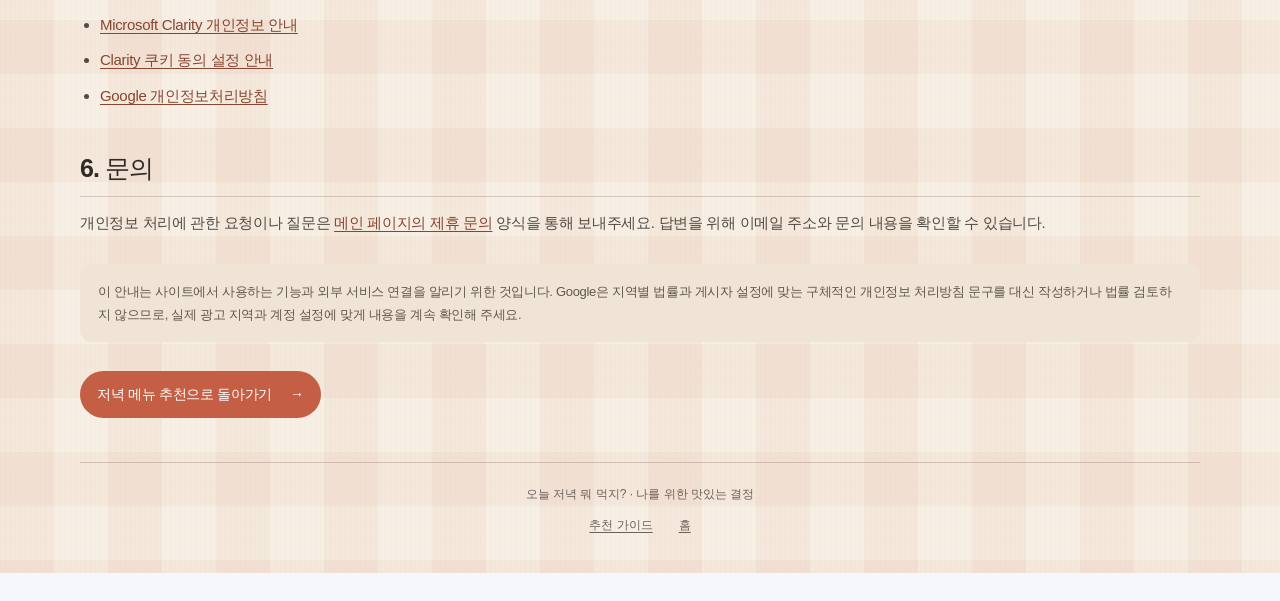
<file: public/privacy.html>
<!doctype html>
<html lang="ko">
<head>
  <meta charset="utf-8">
  <meta name="viewport" content="width=device-width, initial-scale=1">
  <meta name="robots" content="index,follow,max-image-preview:large">
  <meta name="theme-color" content="#f7efe4">
  <meta name="description" content="오늘 저녁 뭐 먹지?의 저녁 메뉴 추천, 비회원 댓글, 제휴 문의, Google Analytics·AdSense와 Microsoft Clarity 이용에 따른 개인정보 처리 및 이용자 선택 방법을 확인하세요.">
  <link rel="canonical" href="https://dinnermenuweb.pages.dev/privacy">
  <meta property="og:type" content="website">
  <meta property="og:site_name" content="오늘 저녁 뭐 먹지?">
  <meta property="og:locale" content="ko_KR">
  <meta property="og:title" content="개인정보 처리방침 | 오늘 저녁 뭐 먹지?">
  <meta property="og:description" content="오늘 저녁 뭐 먹지?의 저녁 메뉴 추천, 비회원 댓글, 제휴 문의, Google Analytics·AdSense와 Microsoft Clarity 이용에 따른 개인정보 처리 및 이용자 선택 방법을 확인하세요.">
  <meta property="og:url" content="https://dinnermenuweb.pages.dev/privacy">
  <meta property="og:image" content="https://dinnermenuweb.pages.dev/dinner.jpg">
  <meta property="og:image:alt" content="오늘의 저녁 메뉴로 제안하는 김치볶음밥">
  <meta property="og:image:type" content="image/jpeg">
  <meta property="og:image:width" content="1254">
  <meta property="og:image:height" content="1254">
  <meta name="twitter:card" content="summary_large_image">
  <meta name="twitter:title" content="개인정보 처리방침 | 오늘 저녁 뭐 먹지?">
  <meta name="twitter:description" content="오늘 저녁 뭐 먹지?의 저녁 메뉴 추천, 비회원 댓글, 제휴 문의, Google Analytics·AdSense와 Microsoft Clarity 이용에 따른 개인정보 처리 및 이용자 선택 방법을 확인하세요.">
  <meta name="twitter:image" content="https://dinnermenuweb.pages.dev/dinner.jpg">
  <meta name="twitter:image:alt" content="오늘의 저녁 메뉴로 제안하는 김치볶음밥">
  <script type="application/ld+json">
  {
    "@context": "https://schema.org",
    "@graph": [
      {
        "@type": "WebPage",
        "@id": "https://dinnermenuweb.pages.dev/privacy#webpage",
        "url": "https://dinnermenuweb.pages.dev/privacy",
        "name": "개인정보 처리방침 | 오늘 저녁 뭐 먹지?",
        "description": "오늘 저녁 뭐 먹지?의 저녁 메뉴 추천, 비회원 댓글, 제휴 문의, Google Analytics·AdSense와 Microsoft Clarity 이용에 따른 개인정보 처리 및 이용자 선택 방법을 확인하세요.",
        "inLanguage": "ko-KR",
        "isPartOf": { "@id": "https://dinnermenuweb.pages.dev/#website" }
      },
      {
        "@type": "BreadcrumbList",
        "itemListElement": [
          { "@type": "ListItem", "position": 1, "name": "홈", "item": "https://dinnermenuweb.pages.dev/" },
          { "@type": "ListItem", "position": 2, "name": "개인정보 처리방침", "item": "https://dinnermenuweb.pages.dev/privacy" }
        ]
      }
    ]
  }
  </script>
  <link rel="icon" href="favicon.png?v=7" type="image/png">
  <link rel="stylesheet" href="styles.css">
  <link rel="stylesheet" href="content.css">
  <title>개인정보 처리방침 | 오늘 저녁 뭐 먹지?</title>
  <!-- Google tag (gtag.js) -->
  <script async src="https://www.googletagmanager.com/gtag/js?id=G-1N9RBMLHLY"></script>
  <script>
    window.dataLayer = window.dataLayer || [];
    function gtag(){dataLayer.push(arguments);}
    gtag('js', new Date());
    gtag('config', 'G-1N9RBMLHLY');
  </script>
  <!-- Microsoft Clarity -->
  <script type="text/javascript">
    (function(c,l,a,r,i,t,y){
        c[a]=c[a]||function(){(c[a].q=c[a].q||[]).push(arguments)};
        t=l.createElement(r);t.async=1;t.src="https://www.clarity.ms/tag/"+i;
        y=l.getElementsByTagName(r)[0];y.parentNode.insertBefore(t,y);
    })(window, document, "clarity", "script", "yq8bc9qlfb");
  </script>
</head>
<body class="content-page">
  <header class="content-header"><div class="content-wrap"><nav class="brand-row" aria-label="사이트 메뉴"><a class="brand" href="./"><span class="brand-mark" aria-hidden="true">DP</span><span class="brand-copy">오늘 저녁<br>뭐 먹지?</span></a><div class="brand-actions"><a class="header-link" href="guide.html">추천 가이드</a><a class="header-link" href="./#quiz">메뉴 추천</a></div></nav></div></header>
  <main class="content-wrap privacy-layout">
    <article>
      <p class="eyebrow">YOUR PRIVACY</p>
      <h1>개인정보 처리방침</h1>
      <p class="article-lede">오늘 저녁 뭐 먹지?는 메뉴 선택 답변을 자체 데이터베이스에 저장하지 않습니다. 메뉴별 하트 반응과 비회원 댓글은 익명 식별자를 사용해 보관하며, 방문 분석·제휴 문의·광고 기능은 각 서비스를 통해 정보를 처리할 수 있습니다.</p>
      <p class="updated-note">시행일: 2026년 9월 30일</p>
      <section class="article-section"><h2>1. 메뉴 추천과 하트 반응</h2><p>계절·날씨·맛·기분 선택과 추천 메뉴 계산은 방문자의 브라우저에서 처리되며, 사이트는 이 답변을 계정이나 추천 데이터베이스에 저장하지 않습니다. 단, 방문 분석 서비스는 페이지 이용과 상호작용 정보를 처리할 수 있습니다. 추천 카드의 하트를 누르면 메뉴 이름과 브라우저에 생성한 무작위 식별자가 Cloudflare Pages Function을 거쳐 Cloudflare D1에 저장되고 메뉴별 하트 수에 반영됩니다. 이름·이메일과 연결하지 않으며, 같은 브라우저에서는 메뉴마다 한 번만 반응으로 집계하고 하트를 다시 누르면 취소됩니다. 식별자는 브라우저 로컬 저장소에 보관되므로 사이트 데이터를 지우거나 다른 브라우저·기기를 쓰면 별도 방문자로 집계될 수 있습니다. 따라서 하트 수는 사람 수와 정확히 같지 않을 수 있습니다. 반응 기록은 하트를 취소하거나 운영자가 삭제할 때까지 보관합니다. 결과를 공유하거나 복사하는 기능은 방문자가 직접 누를 때만 기기에서 실행됩니다.</p></section>
      <section class="article-section"><h2>2. 제휴 문의 양식</h2><p>제휴 문의를 보내면 이름, 이메일 주소, 선택 입력한 회사 또는 서비스명, 문의 내용이 Formspree를 통해 사이트 운영자에게 전달됩니다. 답변과 제휴 논의에 필요한 범위에서만 확인하고, 처리 목적이 끝나 더 이상 필요하지 않은 정보는 삭제합니다. 관련 법령이나 분쟁 대응을 위해 필요한 경우에는 그 목적에 필요한 기간 동안 보관할 수 있습니다. Formspree도 전송 과정에서 자체 개인정보 처리방침에 따라 정보를 처리할 수 있습니다.</p><p><a href="https://formspree.io/legal/privacy-policy" target="_blank" rel="noopener noreferrer">Formspree 개인정보 처리방침</a></p></section>
      <section class="article-section"><h2>3. 비회원 댓글</h2><p>댓글을 등록하면 댓글 내용과 브라우저에 생성된 무작위 식별자가 Cloudflare Pages Function을 거쳐 Cloudflare D1 데이터베이스에 저장되고 사이트에 공개됩니다. 이름·이메일·계정 정보는 입력받지 않습니다. 무작위 식별자는 같은 브라우저의 과도한 반복 등록을 제한하는 데 사용하며, 브라우저 저장소를 지우거나 다른 기기를 사용하면 새 식별자가 생성될 수 있습니다. 댓글은 최근 50개까지 공개됩니다. 댓글 등록은 시간당 최대 4회로 제한합니다. 댓글에는 개인정보나 민감한 내용을 적지 마세요. 부적절하거나 삭제가 필요한 댓글은 제휴 문의 양식으로 알려주시면 확인 후 데이터베이스에서 삭제하겠습니다.</p><p>Cloudflare는 인프라 제공 과정에서 네트워크 요청 정보를 자체 정책에 따라 처리할 수 있습니다. <a href="https://www.cloudflare.com/privacypolicy/" target="_blank" rel="noopener noreferrer">Cloudflare 개인정보 처리방침</a></p></section>
      <section class="article-section"><h2>4. Google AdSense 및 쿠키</h2><p>Google AdSense 코드는 별도의 편집 가이드 페이지에서만 불러오며, 메뉴 추천을 진행하는 화면·메뉴 색인·개인정보 안내에는 광고 스크립트를 넣지 않았습니다. 광고가 표시되는 페이지에서 Google과 광고 기술 제공업체는 광고를 제공·측정하고 사기 및 남용을 방지하기 위해 쿠키, IP 주소, 브라우저 식별자, 웹 비콘 등 기술을 사용할 수 있습니다. 설정 및 방문 이력에 따라 이 사이트나 다른 사이트 방문을 바탕으로 광고가 개인화될 수 있습니다. Google의 광고 쿠키와 데이터 사용 방식은 Google 안내를 확인해 주세요.</p><ul class="plain-list"><li><a href="https://policies.google.com/technologies/partner-sites?hl=ko" target="_blank" rel="noopener noreferrer">Google 파트너 사이트에서 Google이 데이터를 사용하는 방식</a></li><li><a href="https://adssettings.google.com/" target="_blank" rel="noopener noreferrer">Google 광고 설정에서 맞춤 광고 관리</a></li><li><a href="https://www.aboutads.info/choices/" target="_blank" rel="noopener noreferrer">업계 선택 도구에서 광고 쿠키 선택 관리</a></li><li><a href="https://support.google.com/adsense/answer/1348695?hl=ko" target="_blank" rel="noopener noreferrer">Google 게시자 개인정보 공개 안내</a></li></ul><p>브라우저 설정으로 쿠키를 차단하거나 삭제할 수 있습니다. 쿠키를 제한하면 Google 광고 등 외부 기능이 정상적으로 작동하지 않을 수 있습니다.</p></section>
      <section class="article-section"><h2>5. 방문 분석과 외부 서비스</h2><p>Microsoft Clarity와 Google Analytics를 사용해 방문 및 사이트 이용 방식을 분석합니다. 이 서비스는 페이지 조회, 클릭·스크롤 등 상호작용 정보와 브라우저·기기 정보를 처리할 수 있으며, Clarity는 세션 재생과 히트맵 기능을 제공할 수 있습니다. 분석 데이터 처리와 쿠키 사용 방식은 각 서비스의 정책을 확인해 주세요. Formspree, Google, Microsoft, Cloudflare는 각자의 서비스를 운영하며 서비스 제공 과정에서 자체 정책에 따라 정보를 처리할 수 있습니다. 외부 링크로 이동한 뒤의 정보 처리에는 각 서비스의 개인정보 처리방침이 적용됩니다. 이 사이트는 수집한 정보를 판매하지 않습니다.</p><ul class="plain-list"><li><a href="https://clarity.microsoft.com/privacy/" target="_blank" rel="noopener noreferrer">Microsoft Clarity 개인정보 안내</a></li><li><a href="https://learn.microsoft.com/en-us/clarity/setup-and-installation/cookie-consent" target="_blank" rel="noopener noreferrer">Clarity 쿠키 동의 설정 안내</a></li><li><a href="https://policies.google.com/privacy?hl=ko" target="_blank" rel="noopener noreferrer">Google 개인정보처리방침</a></li></ul></section>
      <section class="article-section"><h2>6. 문의</h2><p>개인정보 처리에 관한 요청이나 질문은 <a href="./">메인 페이지의 제휴 문의</a> 양식을 통해 보내주세요. 답변을 위해 이메일 주소와 문의 내용을 확인할 수 있습니다.</p></section>
      <p class="policy-note">이 안내는 사이트에서 사용하는 기능과 외부 서비스 연결을 알리기 위한 것입니다. Google은 지역별 법률과 게시자 설정에 맞는 구체적인 개인정보 처리방침 문구를 대신 작성하거나 법률 검토하지 않으므로, 실제 광고 지역과 계정 설정에 맞게 내용을 계속 확인해 주세요.</p>
      <a class="article-cta" href="./">저녁 메뉴 추천으로 돌아가기 <span aria-hidden="true">→</span></a>
    </article>
  </main>
  <footer class="content-footer content-wrap"><span>오늘 저녁 뭐 먹지? · 나를 위한 맛있는 결정</span><nav aria-label="하단 메뉴"><a href="guide.html">추천 가이드</a><a href="./">홈</a></nav></footer>
</body>
</html>
</file>
<file: public/styles.css>
:root{font-family:system-ui,-apple-system,BlinkMacSystemFont,"Apple SD Gothic Neo","Malgun Gothic",sans-serif;color:#18213a;background:#f5f7fc;font-synthesis:none;--blue:#173fb7;--muted:#626e85;--line:#dde3ef}
*{box-sizing:border-box}body{margin:0}button,input{font:inherit}button{cursor:pointer}button:disabled{cursor:not-allowed;opacity:.45}button:focus-visible,input:focus-visible+.choice-body{outline:3px solid #d59805;outline-offset:4px}[hidden]{display:none!important}.wrap{max-width:1080px;margin:auto;padding:0 28px}.top{background:var(--blue);color:#fff}.brand-row{display:flex;align-items:center;justify-content:space-between;padding:26px 0;font-size:13px;color:#d7e2ff}.brand{font-size:20px;color:#fff;font-weight:850;letter-spacing:-.06em}.hero{display:grid;grid-template-columns:1fr 240px;align-items:center;gap:48px;padding:16px 0 56px}.eyebrow{font-size:12px;letter-spacing:.12em;font-weight:850;color:var(--blue);margin:0 0 12px}.hero .eyebrow{color:#b8cdff}.hero h1{font-size:clamp(32px,4.4vw,48px);line-height:1.22;letter-spacing:-.065em;margin:0 0 18px}.hero p:not(.eyebrow){color:#dae4ff;line-height:1.8;font-size:16px;margin:0}.hero-art{position:relative;transform:rotate(3deg)}.hero-art img{display:block;width:100%;height:175px;object-fit:cover;border-radius:24px}.hero-art span{position:absolute;bottom:-15px;left:8px;right:8px;border-radius:10px;background:#fff3cf;color:#534013;text-align:center;padding:11px 4px;font-size:12px;font-weight:750;transform:rotate(-3deg)}main.wrap{padding-top:30px}.panel{padding:30px;background:white;border:1px solid var(--line);border-radius:24px;box-shadow:0 12px 40px #22346609}.steps{display:flex;list-style:none;gap:8px;padding:0;margin:0 0 34px}.steps li{flex:1;min-width:0}.step{display:flex;align-items:center;justify-content:center;gap:8px;width:100%;border:0;background:#f1f4f9;color:#758198;border-radius:10px;padding:12px 6px;font-size:13px;font-weight:700}.step span{display:grid;place-items:center;background:#e2e8f2;border-radius:50%;width:22px;height:22px;font-size:11px}.step[aria-current="step"]{color:var(--blue);background:#eaf0ff}.step[aria-current="step"] span{background:var(--blue);color:#fff}.step.done{color:var(--blue)}.question-top{display:flex;justify-content:space-between;align-items:center}.question-top .eyebrow{margin:0}.hint{font-size:13px;color:var(--muted)}h2{letter-spacing:-.055em;font-size:29px;line-height:1.35;margin:14px 0 8px}.description{font-size:15px;line-height:1.7;color:var(--muted);margin:0 0 26px}fieldset{border:0;padding:0;margin:0;display:grid;grid-template-columns:repeat(3,minmax(0,1fr));gap:14px}fieldset.two{grid-template-columns:repeat(2,minmax(0,1fr))}.choice{position:relative;cursor:pointer;min-width:0}.choice input{position:absolute;opacity:0;width:1px;height:1px}.choice-body{display:flex;flex-direction:column;min-height:145px;padding:22px;border:2px solid #e3e7ef;border-radius:18px;transition:background .15s,border-color .15s}.choice:hover .choice-body{border-color:#9cafdd;background:#fafbff}.choice input:checked+.choice-body{border-color:var(--blue);background:#f0f4ff}.choice-head{display:flex;justify-content:space-between;align-items:center;margin-bottom:20px}.emoji{font-size:29px}.check{width:22px;height:22px;display:grid;place-items:center;border:1px solid #cbd3e2;border-radius:50%;color:transparent;font-size:13px}.choice input:checked+.choice-body .check{color:#fff;background:var(--blue);border-color:var(--blue)}.choice strong{font-size:20px;letter-spacing:-.045em;margin-bottom:8px}.choice small{font-size:13px;line-height:1.6;color:var(--muted)}.quiz-actions{display:flex;align-items:center;justify-content:space-between;gap:12px;margin-top:28px;border-top:1px solid #edf0f6;padding-top:22px}.primary{background:var(--blue);color:white;border:0;border-radius:12px;font-weight:750;padding:14px 23px;min-height:48px}.primary:hover:not(:disabled){background:#0d2e95}.quiet{background:transparent;border:1px solid #ced7e8;color:var(--blue);border-radius:12px;padding:12px 18px;font-weight:700;min-height:46px}.quiet:hover{background:#edf2ff}.result-heading{display:flex;align-items:center;justify-content:space-between;gap:20px;margin:8px 0 22px}.result-heading h2{margin:0}.summary{display:flex;gap:8px;flex-wrap:wrap;margin-bottom:24px}.summary span{background:white;border:1px solid var(--line);border-radius:30px;padding:8px 13px;font-size:13px;color:#46536c}.recommendation-note{background:#eaf0ff;border-left:4px solid var(--blue);padding:20px 24px;border-radius:0 16px 16px 0}.recommendation-note h3{margin:0 0 8px;font-size:20px;letter-spacing:-.04em}.recommendation-note p{margin:6px 0;font-size:14px;line-height:1.7;color:#465677}.choose-hint{font-size:14px;color:var(--muted);margin:28px 0 16px}.meal-grid{display:grid;grid-template-columns:repeat(3,minmax(0,1fr));gap:16px}.meal-card{display:flex;flex-direction:column;background:#fff;border:2px solid var(--line);border-radius:20px;padding:24px;min-width:0}.meal-card.chosen{border-color:var(--blue);background:#f0f4ff}.meal-number{font-size:12px;letter-spacing:.1em;color:var(--blue);font-weight:850}.meal-emoji{font-size:40px;margin:22px 0 8px}.meal-card h3{font-size:23px;letter-spacing:-.055em;margin:0 0 10px}.meal-card p{font-size:14px;color:var(--muted);line-height:1.7;margin:0 0 18px}.meal-card .meal-meta{font-size:12px;color:var(--blue);font-weight:700;margin-bottom:20px}.meal-card button{margin-top:auto;width:100%}.final-panel{margin-top:24px;padding:30px;border-radius:22px;background:#fff4d6;border:1px solid #edd397}.final-panel .eyebrow{color:#75591d}.final-panel h2{margin-top:0}.final-panel p{line-height:1.8}.final-panel ul{padding-left:20px;line-height:1.9;font-size:14px;color:#66563a}.final-actions{display:flex;gap:10px;flex-wrap:wrap;margin-top:24px}.footnote{color:var(--muted);font-size:12px;line-height:1.8;margin-top:22px}.restart{display:block;margin:26px auto 0}footer{text-align:center;margin:44px 0 28px;color:#788298;font-size:12px}footer span{padding:0 8px}.sr-only{position:absolute;width:1px;height:1px;overflow:hidden;clip-path:inset(50%);white-space:nowrap}
@media(max-width:640px){.wrap{padding:0 18px}.brand-row{padding:20px 0}.brand-row>span:last-child{display:none}.hero{grid-template-columns:1fr;padding:12px 0 32px;gap:0}.hero-art{display:none}.hero h1{font-size:34px}.hero p:not(.eyebrow){font-size:14px}main.wrap{padding-top:20px}.panel{padding:22px 16px;border-radius:20px}.steps{gap:4px;margin-bottom:26px}.step{flex-direction:column;gap:5px;font-size:11px;padding:9px 2px}.question-top .hint{font-size:11px}h2{font-size:25px}.description{font-size:14px;margin-bottom:20px}fieldset,fieldset.two{grid-template-columns:1fr;gap:10px}.choice-body{min-height:0;padding:15px 18px;display:grid;grid-template-columns:44px 1fr;column-gap:12px;align-items:center}.choice-head{grid-row:span 2;margin:0}.emoji{font-size:28px}.check{position:absolute;right:16px;top:19px;width:19px;height:19px}.choice strong{font-size:18px;padding-right:24px;margin-bottom:4px}.choice small{font-size:12px;padding-right:16px}.quiz-actions{gap:8px;margin-top:22px;padding-top:18px}.quiz-actions .hint{font-size:11px}.quiz-actions button{padding:12px 14px}.result-heading{align-items:flex-start}.result-heading h2{font-size:24px}.result-heading .quiet{white-space:nowrap;font-size:12px;padding:10px}.meal-grid{grid-template-columns:1fr}.meal-card{padding:22px}.meal-emoji{margin:14px 0 8px}.recommendation-note{padding:17px}.final-panel{padding:24px 20px}.final-actions button{flex:1;white-space:nowrap;font-size:13px}footer{font-size:11px}}
@media(prefers-reduced-motion:reduce){*{scroll-behavior:auto!important;transition:none!important}}
fieldset.four{grid-template-columns:repeat(2,minmax(0,1fr))}@media(max-width:640px){fieldset.four{grid-template-columns:1fr}.steps{display:grid;grid-template-columns:repeat(3,minmax(0,1fr))}.step{flex-direction:row}}

/* Each result is a menu photo card; the photo shows through a dark text gradient. */
.meal-card{min-width:0;overflow:hidden;border:2px solid var(--line);border-radius:20px;background:#fff;transition:border-color .15s,transform .15s}.meal-card.chosen{border-color:var(--blue);transform:translateY(-3px)}.meal-photo{position:relative;isolation:isolate;display:flex;align-items:flex-end;min-height:390px;height:100%;overflow:hidden;background-color:#344252;background-image:linear-gradient(180deg,#07111b00 28%,#07111b35 48%,#07111bef 100%),var(--food-image);background-size:100% 100%,var(--food-size,400% 400%);background-position:center,var(--food-position);background-repeat:no-repeat}.meal-overlay{width:100%;padding:22px;color:#fff}.meal-number{display:inline-block;margin-bottom:12px;font-size:12px;letter-spacing:.07em;font-weight:850;color:#fff;background:#07111b85;border:1px solid #ffffff50;padding:7px 10px;border-radius:20px}.meal-overlay h3{font-size:25px;letter-spacing:-.055em;margin:0 0 8px;text-shadow:0 2px 6px #0008}.meal-overlay p{font-size:14px;line-height:1.65;margin:0 0 16px;color:#fff;text-shadow:0 1px 5px #000}.meal-overlay button{width:100%;color:#172344;background:#fff;border-color:#fff}.meal-overlay button:hover{background:#f3e9d5}.meal-card.chosen .meal-overlay button{color:#fff;background:var(--blue);border-color:var(--blue)}@media(max-width:640px){.meal-photo{min-height:430px}.meal-overlay{padding:22px}}
.partner-panel{margin-top:34px;padding:30px;background:#fff;border:1px solid var(--line);border-radius:24px;box-shadow:0 12px 40px #22346609}.partner-intro{max-width:640px;margin-bottom:24px}.partner-intro .eyebrow{margin-bottom:8px}.partner-intro h2{margin:0 0 8px}.partner-intro>p:last-child{margin:0;color:var(--muted);font-size:14px;line-height:1.7}.partner-fields{display:grid;grid-template-columns:repeat(2,minmax(0,1fr));gap:18px}.partner-fields label{display:grid;gap:8px;font-size:14px;font-weight:750}.partner-fields label>span:first-child{color:#b33b35}.partner-fields label .hint{font-weight:400}.partner-fields input,.partner-fields textarea{width:100%;padding:13px 14px;border:1px solid #cbd3e2;border-radius:11px;background:#fff;color:inherit;font:inherit;font-weight:400}.partner-fields textarea{resize:vertical;min-height:130px}.partner-message{grid-column:1/-1}.partner-submit{display:flex;align-items:center;gap:16px;margin-top:20px}.partner-submit .hint{margin:0;line-height:1.5}.partner-submit .is-success{color:#217647}.partner-submit .is-error{color:#b33b35}@media(max-width:640px){.partner-panel{padding:23px 18px;border-radius:20px}.partner-fields{grid-template-columns:1fr;gap:15px}.partner-message{grid-column:auto}.partner-submit{align-items:flex-start;flex-direction:column;gap:10px}}
.hero-partner-action{display:flex;justify-content:flex-end;margin-top:18px}.partner-trigger{min-height:34px;padding:6px 13px;border:1px solid #ffffff8c;border-radius:999px;background:#ffffff14;color:#fff;font-size:12px;font-weight:700}.partner-trigger:hover{background:#ffffff2b}.partner-dialog{width:min(680px,calc(100% - 32px));max-width:none;max-height:min(90dvh,820px);padding:0;border:0;border-radius:24px;background:#fff;color:#18213a;box-shadow:0 24px 90px #07152b55;overflow:auto}.partner-dialog::backdrop{background:#101a2dcc;backdrop-filter:blur(3px)}.partner-dialog .partner-panel{margin:0;padding:30px;border:0;border-radius:24px;box-shadow:none}.partner-dialog-heading{display:flex;justify-content:space-between;align-items:flex-start;gap:18px}.partner-dialog .partner-intro{margin-bottom:22px}.partner-dialog .partner-intro .eyebrow{color:var(--blue)}.dialog-close{flex:0 0 40px;width:40px;height:40px;border:1px solid var(--line);border-radius:50%;background:#fff;color:#526079;font-size:25px;line-height:1}.dialog-close:hover{background:#f1f4f9}@media(max-width:640px){.hero-partner-action{margin-top:15px}.partner-dialog{width:calc(100% - 24px);max-height:92dvh;border-radius:20px}.partner-dialog .partner-panel{padding:23px 18px}.partner-dialog .partner-fields{grid-template-columns:1fr;gap:15px}.partner-dialog .partner-message{grid-column:auto}.partner-dialog .partner-submit{align-items:flex-start;flex-direction:column;gap:10px}}
body.partner-dialog-open{overflow:hidden}.partner-dialog{position:fixed;inset:0;z-index:1000;display:grid;place-items:center;width:100%;height:100%;max-width:none;max-height:none;padding:16px;border:0;border-radius:0;overflow:auto;background:#101a2dcc;backdrop-filter:blur(3px)}.partner-dialog[hidden]{display:none!important}.partner-dialog .partner-panel{width:min(680px,100%);max-height:calc(90dvh - 32px);overflow:auto;box-shadow:0 24px 90px #07152b55}
.brand-actions{display:flex;align-items:center;gap:18px}.brand-tagline{color:#d7e2ff;font-size:13px}.hero-partner-action{display:none}@media(max-width:640px){.brand-actions{gap:0}.brand-tagline{display:none}.partner-trigger{min-height:34px;padding:6px 12px}}
.comments-panel{margin-top:26px;padding:30px;background:#fff;border:1px solid var(--line);border-radius:24px;box-shadow:0 12px 40px #22346609}.comments-panel .eyebrow{margin-bottom:8px}.comments-panel h2{margin:0 0 8px}.comments-intro{margin:0 0 22px;color:var(--muted);font-size:14px;line-height:1.7}.comments-panel noscript{font-size:14px;color:var(--muted)}@media(max-width:640px){.comments-panel{margin-top:20px;padding:23px 18px;border-radius:20px}}
.comment-form{display:grid;gap:10px;padding:18px;border:1px solid var(--line);border-radius:16px;background:var(--paper,#f7efe4)}
.comment-label{font-size:14px;font-weight:750}
.comment-form textarea{width:100%;min-height:100px;padding:13px 14px;resize:vertical;border:1px solid var(--line);border-radius:11px;background:#fff;color:var(--ink);font:inherit;font-size:15px;line-height:1.6}
.comment-form-footer{display:flex;align-items:center;gap:14px}
.anonymous-check{display:flex;align-items:center;gap:8px;font-size:13px;font-weight:650}
.anonymous-check input{width:18px;height:18px;accent-color:var(--blue)}
.comment-length{margin-left:auto;color:var(--muted);font-size:12px;font-variant-numeric:tabular-nums}
.comment-form-footer button{min-height:42px;padding:9px 16px;font-size:13px}
.comment-status{min-height:1.5em;margin:14px 2px;color:var(--muted);font-size:13px}
.comment-list{display:grid;gap:10px;margin:0;padding:0;list-style:none}
.comment-item{padding:16px 18px;border:1px solid var(--line);border-radius:14px;background:#fff}
.comment-item-header{display:flex;align-items:center;justify-content:space-between;gap:12px;color:var(--ink);font-size:13px}
.comment-item-header time{color:var(--muted);font-size:11px}
.comment-item p{margin:9px 0 0;color:var(--ink);font-size:14px;line-height:1.7;white-space:pre-wrap;overflow-wrap:anywhere}
.comment-trap{position:absolute;width:1px;height:1px;overflow:hidden;clip-path:inset(50%);white-space:nowrap}
@media(max-width:640px){.comment-form{padding:14px}.comment-form-footer{flex-wrap:wrap;gap:10px}.comment-form-footer button{margin-left:auto}.comment-item{padding:14px}}

/* Warm editorial styling inspired by the supplied Dinner, Please reference. */
:root{color-scheme:light;--paper:#f7efe4;--paper-deep:#ead8bf;--ink:#2b2723;--blue:#c45f45;--muted:#756a61;--line:rgba(67,51,39,.18);--shadow:0 22px 50px rgba(118,76,45,.14);font-family:"Space Grotesk","Apple SD Gothic Neo","Noto Sans KR",sans-serif}
html{scroll-behavior:smooth}body{min-width:320px;background:var(--paper);color:var(--ink);line-height:1.5}body::before{position:fixed;inset:0;z-index:-1;pointer-events:none;content:"";opacity:.2;background-image:radial-gradient(rgba(213,104,77,.18) .7px,transparent .7px);background-size:9px 9px;mix-blend-mode:multiply}
.wrap{width:min(1180px,calc(100% - 48px));max-width:1180px;margin-inline:auto;padding:0}.top{background:transparent;color:var(--ink)}.brand-row{display:flex;align-items:center;justify-content:space-between;gap:20px;padding:8px 0 18px;color:var(--ink)}.brand{display:inline-flex;align-items:center;gap:10px;color:var(--blue);font-size:inherit;letter-spacing:normal}.brand-mark{display:grid;width:36px;height:36px;place-items:center;border:2px solid currentColor;border-radius:50%;font-family:"DM Mono",monospace;font-size:.67rem;font-weight:500;letter-spacing:-.08em}.brand-copy{font-size:.75rem;font-weight:700;line-height:.98;letter-spacing:-.03em}.brand-actions{display:flex;align-items:center;gap:18px}.brand-tagline{color:rgba(43,39,35,.62);font-family:"DM Mono",monospace;font-size:.68rem;letter-spacing:.04em}.partner-trigger{min-height:36px;padding:7px 14px;border:1px solid var(--line);border-radius:999px;background:transparent;color:var(--ink);font-size:.76rem;font-weight:600}.partner-trigger:hover{border-color:var(--blue);background:var(--blue);color:#fff}
.hero{grid-template-columns:minmax(0,.84fr) minmax(0,1.16fr);align-items:center;gap:clamp(36px,7vw,100px);min-height:560px;padding:34px 0 72px}.hero-copy{position:relative;z-index:1;padding-bottom:16px}.eyebrow{margin:0 0 18px;color:var(--blue);font-family:"DM Mono",monospace;font-size:.69rem;font-weight:500;letter-spacing:.17em;text-transform:uppercase}.hero .eyebrow{color:var(--blue)}.hero h1{max-width:540px;margin:0 0 26px;color:var(--blue);font-size:clamp(3.7rem,7vw,6rem);font-weight:700;letter-spacing:-.105em;line-height:.88}.hero h1 em{display:inline-block;font-style:normal;transform:translateX(.3em)}.hero .hero-lede{margin:0;color:var(--ink);font-size:clamp(1.05rem,1.8vw,1.3rem);font-weight:500;letter-spacing:-.045em;line-height:1.45}.hero-microcopy{display:flex;align-items:center;gap:8px;margin:20px 0 0 4px;color:rgba(43,39,35,.6);font-family:"DM Mono",monospace;font-size:.62rem;letter-spacing:.03em}.micro-dot{width:6px;height:6px;border-radius:50%;background:var(--blue)}
.hero-art{position:relative;width:min(100%,540px);justify-self:end;transform:none;padding:15px;border:1px solid rgba(43,39,35,.13);border-radius:28px;background:rgba(255,253,248,.74);box-shadow:var(--shadow)}.hero-art img{width:100%;height:auto;aspect-ratio:4/3;object-fit:cover;border-radius:19px}.hero-art span{position:absolute;right:auto;bottom:29px;left:27px;padding:9px 13px;border-radius:999px;background:var(--blue);color:#fff;font-family:"DM Mono",monospace;font-size:.58rem;letter-spacing:.08em;line-height:1.25;text-align:left;transform:rotate(-3deg);box-shadow:0 5px 14px #2b272333}.hero-art span strong{font-family:inherit;font-size:.72rem;letter-spacing:0}
main.wrap{padding-top:0}.panel{padding:30px;background:rgba(255,253,248,.88);border:1px solid var(--line);border-radius:24px;box-shadow:var(--shadow)}.steps{gap:8px}.step{border:1px solid transparent;border-radius:999px;background:rgba(67,51,39,.055);color:rgba(43,39,35,.58);font-family:"DM Mono",monospace;font-size:.72rem;transition:180ms ease}.step span{background:rgba(67,51,39,.09)}.step[aria-current="step"]{background:var(--blue);color:#fff}.step[aria-current="step"] span{background:#fff;color:var(--blue)}.step.done{color:var(--blue)}.question-top .eyebrow{color:var(--blue)}h2{color:var(--ink)}.description,.hint{color:var(--muted)}.choice-body{border-color:var(--line);background:rgba(255,253,248,.75)}.choice:hover .choice-body{border-color:rgba(196,95,69,.55);background:#fffaf4}.choice input:checked+.choice-body{border-color:var(--blue);background:#f7e6dc}.choice strong{color:var(--ink)}.check{border-color:var(--line)}.choice input:checked+.choice-body .check{background:var(--blue);border-color:var(--blue)}.primary{background:var(--blue);box-shadow:0 8px 20px rgba(196,95,69,.16)}.primary:hover:not(:disabled){background:#b9513b}.quiet{border-color:var(--line);color:var(--ink)}.quiet:hover{border-color:var(--blue);background:#f7e6dc;color:var(--blue)}.recommendation-note{border-left-color:var(--blue);background:#f2e2d2}.recommendation-note h3{color:var(--ink)}.recommendation-note p{color:#65594f}.summary span{border-color:var(--line);background:rgba(255,253,248,.78);color:#5c5149}.meal-card{border-color:var(--line);background:var(--white,#fffdf8)}.meal-card.chosen{border-color:var(--blue);background:#f7e6dc}.meal-card.chosen .meal-overlay button{background:var(--blue);border-color:var(--blue);color:#fff}.final-panel{border-color:#e3c99e;background:#f4e7cf}.final-panel .eyebrow{color:#8c5d28}.footnote{color:var(--muted)}footer{color:var(--muted);font-family:"DM Mono",monospace;font-size:.62rem;letter-spacing:.03em}.partner-dialog{background:rgba(43,39,35,.42)}.partner-dialog .partner-panel{border:1px solid var(--line);border-radius:24px;background:var(--white,#fffdf8);box-shadow:var(--shadow)}.partner-dialog .partner-intro .eyebrow{color:var(--blue)}.dialog-close{border-color:var(--line);color:var(--ink)}.comments-panel{background:rgba(255,253,248,.88);border-color:var(--line);box-shadow:var(--shadow)}.comments-panel .eyebrow{color:var(--blue)}
@media(max-width:880px){.hero{grid-template-columns:1fr;gap:34px;min-height:0;padding:38px 0 58px}.hero-copy{padding-bottom:0}.hero-art{width:min(100%,620px);justify-self:center}}
@media(max-width:640px){.wrap{width:calc(100% - 32px);padding:0}.brand-row{padding:8px 0 16px}.brand-tagline{display:none}.brand-actions{gap:0}.hero{grid-template-columns:1fr;gap:26px;padding:38px 0 46px}.hero h1{font-size:clamp(3.9rem,18vw,5.5rem);line-height:.88}.hero h1 em{transform:translateX(.3em)}.hero .hero-lede{font-size:1.05rem}.hero-art{display:block;width:100%;padding:10px;border-radius:22px}.hero-art img{border-radius:15px}.hero-art span{bottom:22px;left:19px}.panel{padding:22px 16px;border-radius:20px}.steps{display:grid;grid-template-columns:repeat(4,minmax(0,1fr));gap:5px;margin-bottom:26px}.step{flex-direction:column;gap:5px;padding:9px 3px;font-size:.62rem}.step span{width:20px;height:20px}.question-top .hint{font-size:11px}.choice-body{min-height:0;padding:15px 18px;display:grid;grid-template-columns:44px 1fr;column-gap:12px;align-items:center}.choice-head{grid-row:span 2;margin:0}.emoji{font-size:28px}.check{position:absolute;right:16px;top:19px;width:19px;height:19px}.choice strong{font-size:18px;padding-right:24px;margin-bottom:4px}.quiz-actions{gap:8px}.quiz-actions .hint{font-size:11px}.quiz-actions button{padding:12px 14px}.result-heading{align-items:flex-start}.result-heading h2{font-size:24px}.result-heading .quiet{white-space:nowrap;font-size:12px;padding:10px}.meal-grid{grid-template-columns:1fr}.meal-card{padding:14px;border-radius:18px}.meal-photo{min-height:430px;border-radius:14px}.meal-overlay{padding:18px}.recommendation-note{padding:17px}.final-panel{padding:24px 20px}.final-actions button{flex:1;white-space:nowrap;font-size:13px}.partner-dialog{background:rgba(43,39,35,.5)}.partner-dialog .partner-panel{padding:23px 18px;border-radius:20px}.comments-panel{padding:23px 18px;border-radius:20px}footer{font-size:11px}}
.hero p.hero-lede{color:var(--ink)}.hero p.hero-microcopy{color:rgba(43,39,35,.62)}.step:disabled{color:rgba(43,39,35,.58);opacity:.82}.step:disabled span{color:rgba(43,39,35,.65)}

/* Readability pass: calmer Korean typography, clearer hierarchy, and roomier controls. */
:root{font-family:"Space Grotesk","Noto Sans KR","Malgun Gothic","Apple SD Gothic Neo",sans-serif;--ink:#302a26;--muted:#6c625b;--line:rgba(67,51,39,.2)}
body{font-size:16px;line-height:1.6;letter-spacing:-.012em;color:var(--ink)}
h1,h2,h3,p,label,button{overflow-wrap:break-word}h2{font-size:clamp(1.55rem,2.4vw,1.9rem);line-height:1.35;letter-spacing:-.035em}.eyebrow{font-size:12px;letter-spacing:.13em;line-height:1.4}.brand-copy{font-size:13px;line-height:1.12}.brand-tagline{font-size:12px}.partner-trigger{font-size:13px}.hero h1{font-size:clamp(3.6rem,6.7vw,5.8rem);line-height:.98;letter-spacing:-.075em;margin-bottom:24px}.hero h1 em{transform:translateX(.22em)}.hero .hero-lede{font-size:18px;line-height:1.65;letter-spacing:-.025em}.hero-microcopy{font-size:12px;line-height:1.5}.step{font-size:12px;letter-spacing:0;line-height:1.25}.question-top .hint,.hint{font-size:13px;line-height:1.5}.question-top .eyebrow{font-size:12px}.description{font-size:16px;line-height:1.65;letter-spacing:-.02em}.choice-body{padding:22px}.choice strong{font-size:19px;line-height:1.4;letter-spacing:-.035em}.quiz-actions{gap:14px}.quiz-actions button,.primary,.quiet{font-size:15px;letter-spacing:-.02em}.quiz-actions .hint{font-size:13px}.summary span{font-size:13px;line-height:1.45}.recommendation-note h3{font-size:21px;line-height:1.4;letter-spacing:-.035em}.recommendation-note p,.meal-overlay p{font-size:15px;line-height:1.7;letter-spacing:-.015em}.choose-hint{font-size:15px;line-height:1.6}.meal-overlay h3{font-size:26px;line-height:1.25;letter-spacing:-.04em}.meal-number{font-size:12px;letter-spacing:.03em}.meal-overlay button{font-size:15px}.final-panel h2{font-size:clamp(1.55rem,2.4vw,1.9rem)}.final-panel p,.final-panel li{font-size:15px;line-height:1.75}.partner-intro>p:last-child,.comments-intro{font-size:15px;line-height:1.7}.partner-fields label{font-size:14px;line-height:1.45}.partner-fields input,.partner-fields textarea{font-size:16px;line-height:1.5}.footnote,footer{font-size:12px;line-height:1.6;letter-spacing:0}.primary:disabled,.quiet:disabled,.step:disabled{opacity:.68}button:focus-visible,a:focus-visible,input:focus-visible,textarea:focus-visible{outline:3px solid #8f422f;outline-offset:3px}
@media(max-width:880px){.hero h1{font-size:clamp(3.55rem,8vw,5.2rem)}}
@media(max-width:640px){body{font-size:16px;line-height:1.6}.brand-copy{font-size:12px}.brand-tagline{display:none}.partner-trigger{font-size:12px}.hero{gap:24px;padding:32px 0 40px}.hero h1{font-size:clamp(3.15rem,15.5vw,4.1rem);line-height:.99;letter-spacing:-.07em;margin-bottom:20px}.hero h1 em{transform:translateX(.18em)}.hero .hero-lede{font-size:16px;line-height:1.65;letter-spacing:-.02em}.hero-microcopy{font-size:11px}.hero-art{padding:10px}.hero-art span{font-size:9px}.hero-art span strong{font-size:11px}.panel{padding:20px 15px}.steps{grid-template-columns:repeat(4,minmax(0,1fr));gap:5px;margin-bottom:23px}.step{min-height:54px;gap:4px;padding:7px 2px;font-size:11px;line-height:1.2}.step span{width:20px;height:20px;font-size:11px}.question-top .hint{font-size:12px}.description{font-size:15px;line-height:1.65}.choice-body{padding:15px 17px}.choice strong{font-size:17px;line-height:1.4}.quiz-actions{gap:8px}.quiz-actions .hint{font-size:12px}.quiz-actions button,.primary,.quiet{font-size:14px}.result-heading h2{font-size:23px;line-height:1.35}.summary span{font-size:12px}.recommendation-note h3{font-size:19px}.recommendation-note p,.meal-overlay p{font-size:14px;line-height:1.65}.choose-hint{font-size:14px}.meal-photo{min-height:400px}.meal-overlay h3{font-size:24px}.meal-overlay button{font-size:14px}.final-panel{padding:22px 18px}.final-panel h2{font-size:23px}.partner-dialog .partner-intro>p:last-child,.comments-intro{font-size:14px}.partner-fields label{font-size:14px}.partner-submit .hint{font-size:13px}.footnote,footer{font-size:11px}}
.hero-cta{display:inline-flex;align-items:center;justify-content:space-between;gap:36px;min-width:224px;min-height:50px;margin-top:20px;padding:12px 15px 12px 20px;border-radius:999px;background:var(--blue);color:#fff;text-decoration:none;font-size:15px;font-weight:700;letter-spacing:-.02em;box-shadow:0 10px 25px rgba(196,95,69,.2);transition:transform 180ms ease,background 180ms ease}.hero-cta:hover{transform:translateY(-2px);background:#b9513b}.hero-cta span:last-child{display:grid;width:27px;height:27px;place-items:center;border:1px solid #ffffff80;border-radius:50%;font-size:16px}#quiz{scroll-margin-top:24px}h1[tabindex="-1"]:focus-visible,h2[tabindex="-1"]:focus-visible{outline:2px solid rgba(196,95,69,.65);outline-offset:5px;border-radius:4px}
@media(max-width:640px){.hero-cta{min-width:210px;min-height:48px;margin-top:18px;font-size:14px}}

/* Brand and hero type polish: expressive headline, clear label, readable Korean copy. */
:root{font-family:"Noto Sans KR","Apple SD Gothic Neo","Malgun Gothic",sans-serif}
body{font-family:"Noto Sans KR","Apple SD Gothic Neo","Malgun Gothic",sans-serif;letter-spacing:-.02em}
.eyebrow{font-family:"Space Grotesk","DM Mono",sans-serif;letter-spacing:.14em}
.hero-copy>.eyebrow{display:inline-flex;align-items:center;gap:9px;margin:0 0 27px;padding:8px 12px;border:1px solid rgba(196,95,69,.28);border-radius:999px;background:rgba(255,253,248,.72);color:#94432f;font-size:11px;font-weight:700;letter-spacing:.16em;box-shadow:0 4px 12px rgba(118,76,45,.06)}
.hero-copy>.eyebrow::before{content:"";width:8px;height:8px;flex:0 0 8px;border-radius:50%;background:var(--blue);box-shadow:0 0 0 3px rgba(196,95,69,.14)}
.hero h1{font-family:"Noto Sans KR","Apple SD Gothic Neo","Malgun Gothic",sans-serif;font-weight:800;letter-spacing:-.075em;line-height:1.03}
.hero h1>span,.hero h1>em{display:inline-block;transform-origin:12% 70%}
.hero h1>span{transform:rotate(-2deg) translateX(-.035em)}
.hero h1>em{transform:rotate(1.6deg) translateX(.2em)}
.hero-lede,.description,.choice strong,.choice small,.recommendation-note,.meal-overlay,.comments-intro{font-family:"Noto Sans KR","Apple SD Gothic Neo","Malgun Gothic",sans-serif}
.brand-tagline,.meal-number,footer{font-family:"Space Grotesk","DM Mono",sans-serif}
@media(max-width:640px){.hero-copy>.eyebrow{margin-bottom:22px;font-size:10px}.hero h1>span{transform:rotate(-1.7deg) translateX(-.025em)}.hero h1>em{transform:rotate(1.3deg) translateX(.14em)}}

.meal-actions{display:flex;align-items:stretch;gap:8px}
.meal-overlay .meal-actions .meal-select{width:auto;min-width:0;min-height:42px;flex:1;padding:9px 12px;font-size:14px}
.meal-overlay .meal-actions .reaction-button{display:inline-flex;width:56px;min-width:56px;min-height:42px;align-items:center;justify-content:center;gap:4px;padding:6px 7px;border:1px solid #f0e4d6;border-radius:11px;background:#fffdf8;color:#c45f45}
.meal-overlay .meal-actions .reaction-button[aria-pressed="true"]{border-color:#c45f45;background:#c45f45;color:#fff}
.meal-card.chosen .meal-overlay .meal-actions .reaction-button:not([aria-pressed="true"]){border-color:#f0e4d6;background:#fffdf8;color:#c45f45}
.meal-overlay .meal-actions .reaction-button:disabled{opacity:.62}
.reaction-heart{font-size:19px;line-height:1}
.reaction-count{font-family:"DM Mono",monospace;font-size:11px;font-weight:700;line-height:1}
.reaction-note{min-height:1.5em;margin:12px 2px 0;color:var(--muted);font-size:12px;text-align:right}
@media(max-width:640px){.meal-actions{gap:7px}.meal-overlay .meal-actions .meal-select{min-height:42px;padding:8px 10px;font-size:13px}.meal-overlay .meal-actions .reaction-button{width:54px;min-width:54px}.reaction-note{font-size:11px}}

/* Give the intro and choices screen-like snap points without trapping the rest of the page. */
.top{display:flex;min-height:100svh;align-items:center}
.top>.wrap{width:100%}
@media (prefers-reduced-motion: no-preference){html{scroll-behavior:smooth}}

/* Snap the intro and the choice panel into a calm, page-like rhythm. */
@media (min-width: 641px) {
  html { scroll-snap-type: y proximity; scroll-padding-top: 0; }
  .top, #quiz { scroll-snap-align: start; }
  #quiz { min-height: 100svh; }
}
@media (max-width: 640px) {
  html { scroll-snap-type: y proximity; scroll-padding-top: 0; }
  .top, #quiz { scroll-snap-align: start; }
}
@media (prefers-reduced-motion: reduce) {
  html { scroll-snap-type: none; }
}

/* Pair the introduction with a compact community panel in a 3:1 desktop layout. */
.hero-layout{display:grid;grid-template-columns:minmax(0,3fr) minmax(255px,1fr);align-items:center;gap:clamp(22px,3vw,38px)}
.hero-layout .hero{min-width:0;grid-template-columns:minmax(0,1fr) minmax(190px,240px);gap:clamp(22px,3vw,40px)}
.comments-aside{min-width:0;max-height:min(76svh,690px);margin:0;padding:22px;overflow:auto;scrollbar-width:thin}
.comments-aside .comments-summary{display:block;cursor:pointer;list-style:none}
.comments-aside .comments-summary::-webkit-details-marker{display:none}
.comments-aside .comments-summary>.eyebrow{display:block;margin:0 0 6px;font-size:10px}
.comments-aside .comments-toggle-hint{display:none}
.comments-aside:not([open]){max-height:none}
.comments-aside:not([open]) .comments-summary>.eyebrow{margin-bottom:4px}
.comments-aside:not([open]) .comments-toggle-hint{display:block;margin-top:8px;color:#8b422f;font-size:11px;font-weight:700}
.comments-aside[open] .comments-toggle-hint{display:none}
.comments-heading{display:flex;align-items:center;justify-content:space-between;gap:10px}
.comments-aside .comments-heading h2{font-size:clamp(18px,1.7vw,22px);letter-spacing:-.05em}
.comment-count{flex:0 0 auto;padding:5px 9px;border:1px solid rgba(196,95,69,.24);border-radius:999px;background:#f7e6dc;color:#8b422f;font-size:12px;font-weight:750;white-space:nowrap}
.comments-aside .comments-intro{margin:4px 0 14px;font-size:12px;line-height:1.55}
.comments-aside .comment-form{gap:8px;padding:12px;border-radius:13px}
.comments-aside .comment-label{font-size:12px}
.comments-aside .comment-form textarea{min-height:68px;padding:9px 10px;font-size:13px}
.comments-aside .comment-form-footer{display:grid;grid-template-columns:1fr auto;gap:8px}
.comments-aside .anonymous-check{grid-column:1/-1;font-size:11px}
.comments-aside .comment-length{font-size:10px}
.comments-aside .comment-form-footer button{min-height:36px;padding:7px 10px;font-size:12px}
.comments-aside .comment-status{margin:9px 1px;font-size:11px;line-height:1.45}
.comments-aside .comment-list{max-height:180px;overflow:auto}
.comments-aside .comment-item{padding:10px 12px}
.comments-aside .comment-item-header{font-size:11px}
.comments-aside .comment-item-header time{font-size:10px}
.comments-aside .comment-item p{margin-top:5px;font-size:12px;line-height:1.55}
.comments-policy{margin:10px 0 0;text-align:right;font-size:11px}
.comments-policy a{color:#8b422f}
@media(max-width:960px){.hero-layout{grid-template-columns:1fr;gap:0}.hero-layout .hero{grid-template-columns:minmax(0,1fr) minmax(190px,240px)}.comments-aside{max-height:540px;margin:0 0 24px;padding:20px}.comments-aside .comment-list{max-height:150px}}
@media(max-width:640px){.hero-layout{gap:0}.hero-layout .hero{grid-template-columns:1fr}.comments-aside{margin:0 0 20px;padding:14px 16px}.comments-aside .comments-heading h2{font-size:18px}.comments-aside:not([open]) .comments-summary>.eyebrow{display:none}.comments-aside:not([open]) .comments-summary{display:grid;grid-template-columns:1fr auto;align-items:center;gap:4px 10px}.comments-aside:not([open]) .comments-heading{grid-column:1}.comments-aside:not([open]) .comments-toggle-hint{grid-column:1/-1;margin-top:0}.comments-aside .comment-form textarea{min-height:64px}.comments-aside .comment-list{max-height:130px}}

/* Give the dinner photo enough space to read as the hero on wide and small screens. */
.hero-layout .hero{grid-template-columns:minmax(0,1fr) minmax(320px,42%);gap:clamp(18px,2vw,28px)}
.hero-layout .hero-art{width:100%;padding:10px;border:1px solid rgba(255,253,248,.88);border-radius:26px;background:rgba(255,253,248,.76);box-shadow:0 18px 44px rgba(67,51,39,.12);transform:rotate(2deg)}
.hero-layout .hero-art img{width:100%;height:auto;min-height:0;aspect-ratio:1.3;object-fit:cover;border-radius:17px}
@media(max-width:960px){.hero-layout .hero{grid-template-columns:minmax(0,1fr) minmax(300px,38%)}}
@media(max-width:640px){.hero-layout .hero{grid-template-columns:minmax(0,1fr);gap:20px}.hero-layout .hero-art{padding:8px;border-radius:22px}.hero-layout .hero-art img{aspect-ratio:1.32;border-radius:15px}}

/* Editorial dinner postcard inspired by a keepsake food photograph. */
.hero-layout .postcard{position:relative;overflow:visible;padding:16px 16px 18px;border:1px solid rgba(110,83,62,.18);border-radius:24px;background:#fffaf2;box-shadow:0 20px 48px rgba(79,56,38,.15),0 4px 12px rgba(79,56,38,.08);transform:rotate(1.2deg)}
.hero-layout .postcard span{position:static;inset:auto;display:inline;color:inherit;background:transparent;border:0;border-radius:0;padding:0;font-family:inherit;font-size:inherit;font-weight:inherit;letter-spacing:inherit;line-height:inherit;text-align:inherit;transform:none;box-shadow:none;backdrop-filter:none}
.postcard-topline{display:flex;align-items:center;justify-content:space-between;gap:8px;margin:0 0 12px;padding:0 2px;color:#897668;font-family:"Space Grotesk","DM Mono",sans-serif;font-size:9px;font-weight:700;letter-spacing:.11em;line-height:1.3}
.postcard-topline i{color:#c45f45;font-style:normal}
.postcard-brand{white-space:nowrap}
.postcard-date{white-space:nowrap;color:#a28f80}
.postcard-photo{position:relative;overflow:hidden;border-radius:14px;background:#eadcc9}
.postcard-photo::after{position:absolute;inset:0;border:1px solid rgba(255,255,255,.2);border-radius:inherit;content:"";pointer-events:none}
.hero-layout .postcard .postcard-photo img{display:block;width:100%;height:auto;aspect-ratio:1.18;min-height:0;object-fit:cover;object-position:center 54%;border-radius:14px;filter:saturate(1.04) contrast(1.02)}
.postcard-caption{display:flex;align-items:center;justify-content:space-between;gap:12px;padding:14px 3px 0}
.postcard-copy{min-width:0}
.hero .postcard .postcard-eyebrow{margin:0 0 5px;color:#b75b43;font-family:"Space Grotesk","DM Mono",sans-serif;font-size:9px;font-weight:700;letter-spacing:.13em}
.postcard-eyebrow span{margin-left:7px;color:#a29182;font-weight:500;letter-spacing:.08em}
.postcard-copy>strong{display:block;color:#302a26;font-size:clamp(13px,1.15vw,16px);font-weight:800;letter-spacing:-.045em;line-height:1.4}
.hero .postcard .postcard-note{margin:4px 0 0;color:#85796f;font-size:10px;letter-spacing:-.02em;line-height:1.45}
.postcard-seal{display:grid;flex:0 0 48px;width:48px;height:48px;box-sizing:border-box;overflow:visible;place-content:center;gap:0;border:1px dashed rgba(255,250,242,.72);border-radius:50%;outline:1px solid rgba(196,95,69,.22);outline-offset:3px;background:#c45f45;color:#fff8ed;text-align:center;transform:rotate(7deg)}
.hero-layout .postcard .postcard-seal span{display:block;white-space:nowrap;font-family:"Space Grotesk","DM Mono",sans-serif;font-size:4.5px;font-weight:700;letter-spacing:.02em;line-height:1.25}
.postcard-seal b{font-size:14px;line-height:1.1}
.postcard-postmark{position:absolute;top:-17px;left:-19px;display:grid;width:84px;height:84px;place-content:center;border:1px solid rgba(255,250,242,.7);border-radius:50%;background:#d78a54;color:#fffaf2;font-family:"Space Grotesk","DM Mono",sans-serif;font-size:8px;font-weight:700;letter-spacing:.1em;line-height:1.65;text-align:center;text-shadow:0 1px 2px rgba(82,48,28,.15);box-shadow:0 5px 16px rgba(84,53,34,.18);transform:rotate(-11deg)}
.postcard-postmark::before{position:absolute;inset:5px;border:1px dashed rgba(255,250,242,.68);border-radius:50%;content:""}
@media(max-width:960px){.hero-layout .hero{grid-template-columns:minmax(0,1fr) minmax(320px,42%)}.hero-layout .postcard{max-width:680px;margin:8px auto 18px}.hero-layout .postcard .postcard-photo img{aspect-ratio:1.38}}
@media(max-width:640px){.hero-layout .hero{grid-template-columns:minmax(0,1fr);gap:20px}.hero-layout .postcard{width:calc(100% - 14px);max-width:none;margin:3px auto 12px;padding:13px 13px 15px;border-radius:21px}.postcard-topline{margin-bottom:9px;font-size:8px}.hero-layout .postcard .postcard-photo img{aspect-ratio:1.34}.postcard-caption{gap:8px;padding-top:12px}.postcard-copy>strong{font-size:14px}.postcard-note{font-size:10px}.postcard-seal{flex-basis:44px;width:44px;height:44px}.hero-layout .postcard .postcard-seal span{font-size:4px;letter-spacing:.01em}.postcard-seal b{font-size:12px}.postcard-postmark{top:-13px;left:-11px;width:70px;height:70px;font-size:7px}}

/* Keep the opening composition compact on tall displays without crowding content. */
.top{min-height:min(82svh,780px)}
.top>.wrap{width:min(1180px,calc(100% - 48px))}
.hero{padding:26px 0 48px}
.panel{padding:26px}
@media(min-width:641px){#quiz{min-height:min(84svh,780px)}}
@media(max-width:880px){.top{min-height:auto;align-items:stretch}.top>.wrap{width:calc(100% - 32px)}.hero{padding:26px 0 34px;gap:26px}}
@media(max-width:640px){.hero{padding:26px 0 30px;gap:20px}.panel{padding:19px 15px}}

/* Balance the postcard and community panel, and keep both postcard seals legible. */
@media(min-width:961px){
  .hero-layout{grid-template-columns:minmax(0,2.4fr) minmax(300px,1fr);align-items:center;gap:clamp(24px,2.5vw,34px)}
  .comments-aside{max-height:none;align-self:center;padding:20px;overflow:visible}
}
.postcard-topline{padding-left:70px}
.postcard-seal{flex-basis:84px;width:84px;height:84px}
.hero-layout .postcard .postcard-seal span{font-size:7px;letter-spacing:.045em}
.postcard-seal b{font-size:20px}
@media(max-width:640px){
  .postcard-topline{padding-left:52px}
  .postcard-seal{flex-basis:70px;width:70px;height:70px}
  .hero-layout .postcard .postcard-seal span{font-size:5.8px;letter-spacing:.035em}
  .postcard-seal b{font-size:17px}
}

/* Keep the postcard in the hero and bring community into the recommendation flow. */
.hero-layout{grid-template-columns:minmax(0,1fr);gap:0}
.recommendation-community{min-width:0}
.recommendation-community>.comments-panel{margin-top:24px;max-height:none;overflow:visible}
.recommendation-community .comments-summary{display:grid;grid-template-columns:1fr auto;align-items:center;gap:4px 12px;cursor:pointer;list-style:none}
.recommendation-community .comments-summary::-webkit-details-marker{display:none}
.recommendation-community .comments-summary>.eyebrow{grid-column:1;margin:0;font-size:10px}
.recommendation-community .comments-heading{grid-column:1;grid-row:2;justify-content:flex-start}
.recommendation-community .comments-heading h2{font-size:clamp(20px,2.3vw,25px)}
.recommendation-community .comments-toggle-hint{grid-column:2;grid-row:1/3;color:#8b422f;font-size:12px;font-weight:700}
.recommendation-community .comments-toggle-hint>span{padding-left:4px}
.recommendation-community .comments-panel:not([open]) .comments-summary>.eyebrow{margin:0}
.recommendation-community .comments-panel:not([open]) .comments-heading{grid-row:1}
.recommendation-community .comments-panel[open] .comments-toggle-hint{display:none}
.recommendation-community .comments-panel .comment-list{max-height:320px}
@media(max-width:640px){
  .recommendation-community>.comments-panel{margin-top:18px;padding:20px 16px}
  .recommendation-community .comments-heading h2{font-size:19px}
  .recommendation-community .comments-intro{margin-bottom:16px;font-size:13px}
  .recommendation-community .comments-panel .comment-form textarea{min-height:76px}
}

/* Subtle sesame and chili-flake scatter, sampled from the selected background concept. */
body{background-image:url("spice-scatter.svg");background-size:1120px 880px;background-repeat:repeat;background-position:0 0}
body::before{display:none}
.hero-layout .postcard .postcard-seal span{font-size:16.5px;letter-spacing:.025em;line-height:1.1}
.postcard-seal b{font-size:39px;line-height:1}
@media(max-width:640px){
  .hero-layout .postcard .postcard-seal span{font-size:12.75px;letter-spacing:.018em;line-height:1.1}
  .postcard-seal b{font-size:34.5px}
}
.hero-layout .postcard-seal{flex-basis:138px;width:138px;height:138px;border-radius:48% 52% 49% 51% / 52% 48% 53% 47%;outline-offset:6px;transform:translate(12px,12px) rotate(-13deg);box-shadow:2px 5px 0 rgba(95,45,30,.14)}
.hero-layout .postcard-postmark{top:-21px;left:-24px;width:96px;height:96px;border-radius:51% 49% 53% 47% / 48% 52% 47% 53%;transform:rotate(8deg)}
.postcard-topline{padding-left:82px}
@media(max-width:640px){
  .hero-layout .postcard-seal{flex-basis:117px;width:117px;height:117px;transform:translate(10px,10px) rotate(-13deg)}
  .hero-layout .postcard-postmark{top:-15px;left:-13px;width:78px;height:78px}
  .postcard-topline{padding-left:60px}
}
.hero-layout .postcard-caption{min-height:106px;padding:14px 128px 0 3px}
.hero-layout .postcard .postcard-seal{position:absolute;z-index:3;right:-18px;bottom:-18px;flex:none;width:138px;height:138px;border:0;outline:0;box-shadow:none;transform:rotate(-13deg)}
html{overflow-x:clip}
@media(max-width:640px){
  .hero-layout .postcard-caption{min-height:90px;padding:12px 112px 0 3px}
  .hero-layout .postcard .postcard-seal{right:-14px;bottom:-14px;width:117px;height:117px}
}
/* Soft gingham weave from the selected center-cell background concept. */
body{background-image:linear-gradient(90deg,rgba(196,95,69,.055) 50%,transparent 50%),linear-gradient(rgba(196,95,69,.055) 50%,transparent 50%),repeating-linear-gradient(0deg,rgba(255,255,255,.08) 0 1px,transparent 1px 5px),repeating-linear-gradient(90deg,rgba(118,76,45,.02) 0 1px,transparent 1px 5px);background-size:108px 108px,108px 108px,10px 10px,10px 10px;background-position:0 0;background-repeat:repeat}
</file>
<file: public/content.css>
/* Shared editorial, privacy and navigation styles. */
.brand{text-decoration:none}
.header-link{color:inherit;text-decoration:none;font-size:13px;font-weight:650;white-space:nowrap}
.header-link:hover,.footer-partner:hover{color:var(--blue);text-decoration:underline;text-underline-offset:4px}
.editorial-panel{margin-top:28px;padding:clamp(24px,4vw,44px);border:1px solid var(--line);border-radius:24px;background:rgba(255,253,248,.92);box-shadow:var(--shadow)}
.editorial-heading{max-width:780px}.editorial-heading .eyebrow{margin-bottom:10px}.editorial-heading h2{margin:0 0 12px}.editorial-heading>p:last-child{margin:0;color:var(--muted);font-size:16px;line-height:1.8}
.season-grid{display:grid;grid-template-columns:repeat(4,minmax(0,1fr));gap:13px;margin-top:26px}
.season-grid article{padding:20px;border:1px solid var(--line);border-radius:17px;background:#fffaf3}.season-grid article>span{font-size:26px}.season-grid h3{margin:10px 0 7px;font-size:18px;letter-spacing:-.04em}.season-grid p,.editorial-detail p,.editorial-note p{margin:0;color:#62574f;font-size:14px;line-height:1.8}
.editorial-detail{margin-top:28px;padding-top:23px;border-top:1px solid var(--line)}.editorial-detail h3{margin:0 0 10px;font-size:20px;letter-spacing:-.035em}.editorial-detail p+p{margin-top:10px}.text-link{display:inline-flex;gap:7px;margin-top:16px;color:#984b37;font-size:14px;font-weight:750;text-decoration:none}.text-link:hover{text-decoration:underline;text-underline-offset:4px}
.editorial-note{margin-top:24px;padding:16px 19px;border-left:3px solid var(--blue);border-radius:0 12px 12px 0;background:#f4e7d8}.editorial-note strong{display:block;margin-bottom:5px;font-size:14px}.editorial-note p{font-size:13px}
footer nav,.content-footer nav{display:flex;justify-content:center;gap:18px;flex-wrap:wrap;margin-top:12px}
footer nav a,footer nav button,.content-footer a{padding:4px;border:0;background:none;color:inherit;font:inherit;font-size:12px;text-decoration:underline;text-underline-offset:3px}.footer-partner{cursor:pointer}
.content-page{min-height:100vh}.content-header{background:rgba(255,253,248,.62);border-bottom:1px solid var(--line)}.content-wrap{width:min(1120px,calc(100% - 48px));margin-inline:auto}.content-header .brand-row{min-height:70px;padding-block:12px}.content-header .brand{color:var(--blue)}.content-header .brand-actions{gap:20px}
.article-layout{display:grid;grid-template-columns:minmax(0,1fr) 260px;gap:clamp(35px,7vw,92px);align-items:start;padding-top:clamp(46px,7vw,80px);padding-bottom:60px}.article-layout>article{max-width:760px}.article-layout h1,.privacy-layout h1{margin:0;color:var(--ink);font-size:clamp(34px,5vw,54px);font-weight:800;line-height:1.18;letter-spacing:-.065em}.article-lede{margin:19px 0 12px;color:#514740;font-size:18px;line-height:1.85;letter-spacing:-.025em}.updated-note,.source-note{color:var(--muted);font-size:13px;line-height:1.7}
.article-toc{display:flex;align-items:center;gap:9px 16px;flex-wrap:wrap;margin:26px 0;padding:15px 18px;border:1px solid var(--line);border-radius:14px;background:rgba(255,253,248,.78)}.article-toc strong{width:100%;font-size:13px}.article-toc a{color:#874631;font-size:13px;font-weight:650;text-decoration:none}.article-toc a:hover{text-decoration:underline;text-underline-offset:4px}
.article-section{margin-top:42px;scroll-margin-top:24px}.article-section h2{margin:0 0 12px;padding-bottom:10px;border-bottom:1px solid var(--line);font-size:25px}.article-section p{margin:10px 0;color:#544a43;font-size:15px;line-height:1.9}.numbered-list{display:grid;gap:10px;padding:0;list-style:none;counter-reset:method}.numbered-list li{display:grid;grid-template-columns:36px 130px 1fr;gap:8px;align-items:start;padding:13px 15px;border-radius:13px;background:rgba(255,253,248,.74);counter-increment:method}.numbered-list li::before{content:counter(method,decimal-leading-zero);color:var(--blue);font-family:"DM Mono",monospace;font-size:12px;font-weight:700}.numbered-list strong{font-size:14px}.numbered-list span{color:var(--muted);font-size:14px;line-height:1.7}
.guide-grid{display:grid;grid-template-columns:repeat(2,minmax(0,1fr));gap:12px}.guide-grid article,.solar-season{padding:18px;border:1px solid var(--line);border-radius:14px;background:rgba(255,253,248,.78)}.guide-grid h3,.solar-season h3{margin:0 0 5px;font-size:17px}.guide-grid p,.solar-season p{margin:0;font-size:14px;line-height:1.8}.solar-season{margin-top:12px}.plain-list{padding-left:20px;color:#544a43;font-size:15px;line-height:1.9}.plain-list li+li{margin-top:7px}.article-section a:not(.article-cta){color:#874631;text-underline-offset:3px}.article-cta{display:inline-flex;align-items:center;gap:18px;margin-top:16px;padding:12px 17px;border-radius:999px;background:var(--blue);color:#fff;font-size:14px;font-weight:750;text-decoration:none}.article-cta:hover{background:#a94e38}
.example-grid{display:grid;grid-template-columns:repeat(2,minmax(0,1fr));gap:12px}.example-grid article{padding:17px;border:1px solid var(--line);border-radius:14px;background:#f4e7d8}.example-grid span,.example-grid strong{display:block}.example-grid span{margin-bottom:5px;color:var(--muted);font-size:12px;font-weight:650}.example-grid strong{font-size:16px}.example-grid p{margin:5px 0 0;font-size:13px;line-height:1.75}
.subsection-title{margin:25px 0 10px;font-size:17px}.table-scroll{overflow-x:auto;border:1px solid var(--line);border-radius:14px;background:rgba(255,253,248,.85)}.decision-table{width:100%;border-collapse:collapse;text-align:left;font-size:13px;line-height:1.7}.decision-table th,.decision-table td{padding:12px 14px;border-bottom:1px solid var(--line);vertical-align:top}.decision-table thead th{background:#f4e7d8;font-size:12px}.decision-table tbody th{min-width:115px;white-space:nowrap}.decision-table tbody tr:last-child th,.decision-table tbody tr:last-child td{border-bottom:0}
.article-aside{position:sticky;top:24px;display:grid;gap:14px}.article-aside>div{padding:23px;border:1px solid var(--line);border-radius:18px;background:rgba(255,253,248,.8)}.article-aside h2{margin:0 0 10px;font-size:21px;line-height:1.5}.article-aside p{margin:0 0 14px;color:var(--muted);font-size:14px;line-height:1.8}.article-aside a{color:#874631;font-size:13px;font-weight:700;text-decoration:none}.article-aside a:hover{text-decoration:underline;text-underline-offset:3px}.aside-links{display:grid;gap:12px}.aside-links strong{font-size:13px}
.content-footer{padding:22px 0 34px;border-top:1px solid var(--line);color:var(--muted);font-size:12px;text-align:center}.content-footer nav{margin-top:8px}.policy-note{margin-top:26px;padding:16px 18px;border-radius:12px;background:#f0e4d6;color:#62574f;font-size:13px;line-height:1.8}
.library-layout{padding-top:clamp(46px,7vw,80px);padding-bottom:60px}.library-layout>article{max-width:940px;margin-inline:auto}.library-layout h1{margin:0;color:var(--ink);font-size:clamp(34px,5vw,54px);font-weight:800;line-height:1.18;letter-spacing:-.065em}.menu-search{display:grid;grid-template-columns:minmax(180px,1fr) auto;gap:8px 14px;align-items:center;margin:25px 0 16px;padding:17px;border:1px solid var(--line);border-radius:14px;background:rgba(255,253,248,.86)}.menu-search label{font-size:14px;font-weight:750}.menu-search input{grid-column:1/-1;width:100%;min-height:48px;padding:11px 14px;border:1px solid var(--line);border-radius:10px;background:#fff;color:var(--ink);font:inherit;font-size:15px}.menu-search input:focus-visible{outline:3px solid #8f422f;outline-offset:2px}.menu-search p{grid-column:1/-1;margin:0;color:var(--muted);font-size:13px}.menu-catalog{display:grid;grid-template-columns:repeat(2,minmax(0,1fr));gap:10px;padding:0;list-style:none}.menu-catalog li{min-width:0;padding:16px;border:1px solid var(--line);border-radius:14px;background:rgba(255,253,248,.78)}.menu-catalog li[hidden]{display:none}.menu-catalog h2{margin:0 0 5px;font-size:16px;letter-spacing:-.035em}.menu-catalog p{margin:0 0 7px;color:#544a43;font-size:13px;line-height:1.7}.menu-catalog li span{color:var(--muted);font-size:12px;line-height:1.6}.menu-empty{margin:18px 0;color:var(--muted);font-size:14px;line-height:1.8}.library-cta{margin-top:44px;padding:24px;border-radius:18px;background:#f2e2d2}.library-cta h2{margin:0 0 7px;font-size:22px}.library-cta p{margin:0;color:#62574f;font-size:14px;line-height:1.8}
@media(max-width:800px){.season-grid{grid-template-columns:repeat(2,minmax(0,1fr))}.article-layout{grid-template-columns:1fr}.article-aside{position:static;grid-template-columns:repeat(2,minmax(0,1fr))}.article-layout>article{max-width:none}}
@media(max-width:640px){.header-link{font-size:11px}.brand-actions{gap:12px}.editorial-panel{margin-top:20px;padding:22px 16px;border-radius:20px}.editorial-heading>p:last-child{font-size:14px}.season-grid{grid-template-columns:1fr;gap:9px;margin-top:19px}.season-grid article{padding:16px}.season-grid article>span{font-size:23px}.season-grid h3{display:inline-block;margin:0 0 5px 8px}.season-grid p,.editorial-detail p{font-size:13px}.editorial-detail{margin-top:21px;padding-top:19px}.editorial-detail h3{font-size:18px}.editorial-note{margin-top:19px;padding:14px}.editorial-note p{font-size:12px}footer nav{gap:8px 14px}.content-wrap{width:calc(100% - 34px)}.content-header .brand-row{min-height:62px;padding-block:10px}.content-header .brand-actions{gap:12px}.article-layout{padding-top:38px;padding-bottom:42px}.article-layout h1,.privacy-layout h1,.library-layout h1{font-size:34px}.article-lede{font-size:16px;line-height:1.8}.article-toc{gap:9px 12px;padding:13px}.article-toc a{font-size:12px}.article-section{margin-top:33px}.article-section h2{font-size:21px}.article-section p,.plain-list{font-size:14px}.numbered-list li{grid-template-columns:28px 1fr;gap:6px 8px;padding:12px}.numbered-list span{grid-column:2;font-size:13px}.guide-grid,.example-grid{grid-template-columns:1fr}.article-aside{grid-template-columns:1fr}.content-footer{font-size:11px}.library-layout{padding-top:38px;padding-bottom:42px}.menu-search{grid-template-columns:1fr;padding:14px}.menu-search label,.menu-search p{grid-column:1}.menu-catalog{grid-template-columns:1fr}.menu-catalog li{padding:14px}.library-cta{padding:19px}.library-cta h2{font-size:19px}.decision-table{min-width:680px}.table-scroll{margin-inline:-2px}}

/* Home masthead wordmark: distinct from the hero title, in the site's warm palette. */
.top .brand{gap:11px;color:var(--ink)}
.top .brand-mark{width:40px;height:40px;border:1px solid rgba(196,95,69,.45);border-radius:50%;background:#fffaf3;color:var(--blue);font-family:"Noto Serif KR","Georgia",serif;font-size:21px;font-weight:700;letter-spacing:-.08em;box-shadow:inset 0 0 0 3px #fffaf3,inset 0 0 0 4px rgba(196,95,69,.16)}
.top .brand-lockup{display:flex;flex-direction:column;gap:4px}
.top .brand-name{color:var(--ink);font-family:"Space Grotesk","Noto Sans KR",sans-serif;font-size:15px;font-weight:700;letter-spacing:.13em;line-height:1}
.top .brand-descriptor{color:#9c6653;font-family:"DM Mono","Space Grotesk",monospace;font-size:8px;font-weight:500;letter-spacing:.17em;line-height:1}
@media(max-width:640px){.top .brand{gap:9px}.top .brand-mark{width:37px;height:37px;font-size:19px}.top .brand-name{font-size:13px;letter-spacing:.11em}.top .brand-descriptor{font-size:7px;letter-spacing:.14em}}

/* Trim section and card padding while preserving clear grouping. */
.editorial-panel{margin-top:22px;padding:clamp(22px,3vw,36px)}
.comments-panel{margin-top:22px;padding:26px}
@media(max-width:640px){.editorial-panel{margin-top:18px;padding:20px 16px}.comments-panel{margin-top:18px;padding:20px 16px}}
</file>
